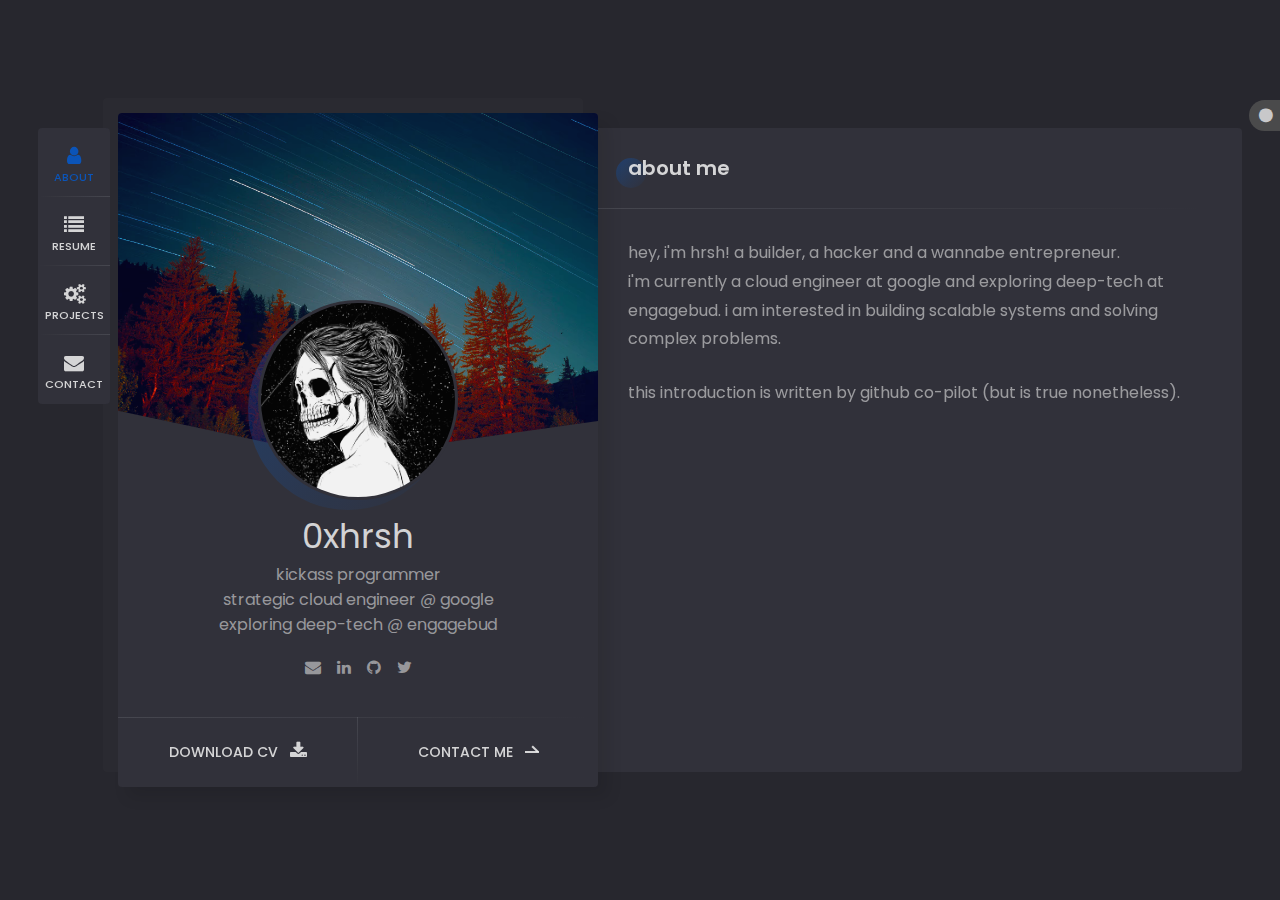
<file: index.html>
<!DOCTYPE html>
<html lang="en">

<head>
    <!-- Google tag (gtag.js) -->
    <script async src="https://www.googletagmanager.com/gtag/js?id=G-2CLQKXSC17"></script>
    <script>
        window.dataLayer = window.dataLayer || [];
        function gtag() { dataLayer.push(arguments); }
        gtag('js', new Date());

        gtag('config', 'G-2CLQKXSC17');
    </script>
    <!--
		Basic
	-->
    <meta charset="UTF-8" />
    <meta http-equiv="X-UA-Compatible" content="IE=edge" />
    <title>0xhrsh</title>

    <meta property="og:title" content="0xhrsh" />
    <meta name="author" content="0xhrsh" />
    <meta property="og:type" content="website" />
    <meta property="og:url" content="https://0xhrsh.com/" />
    <meta property="og:image" content="https://0xhrsh.com/images/bg.avif" />
    <meta property="og:description" content="hey folks! i am hrsh and this is what i am upto these days." />
    <meta name="theme-color" content="#073a51">
    <meta name="twitter:card" content="summary_large_image">


    <meta name="viewport" content="width=device-width, initial-scale=1, maximum-scale=1" />

    <!--
		Load Fonts
	-->
    <link
        href="https://fonts.googleapis.com/css?family=Poppins:100,100i,200,200i,300,300i,400,400i,500,500i,600,600i,700,700i,800,800i,900,900i"
        rel="stylesheet" async defer />
    <link rel="stylesheet" href="https://cdnjs.cloudflare.com/ajax/libs/font-awesome/4.7.0/css/font-awesome.min.css"
        async defer>
    <!--
		Load CSS
	-->
    <link rel="stylesheet" href="css/basic.css" />
    <link rel="stylesheet" href="css/layout.css" />
    <link rel="stylesheet" href="css/blogs.css" />
    <link rel="stylesheet" href="css/magnific-popup.css" />
    <link rel="stylesheet" href="css/animate.css" />
    <link rel="stylesheet" href="css/owl.carousel.css" />

    <!--
		Background Gradient
	-->
    <link rel="stylesheet" href="css/gradient.css" />

    <!--
		Template New-Skin
	-->
    <link rel="stylesheet" href="css/new-skin/new-skin.css" />

    <!--
		Template RTL
	-->
    <!--<link rel="stylesheet" href="css/rtl.css" />-->

    <!--
		Template Colors
	-->
    <!-- <link rel="stylesheet" href="css/template-colors/green.css" /> -->
    <link rel="stylesheet" href="css/template-colors/blue.css" />
    <!-- <link rel="stylesheet" href="css/template-colors/orange.css" /> -->
    <!--<link rel="stylesheet" href="css/template-colors/pink.css" />-->
    <!--<link rel="stylesheet" href="css/template-colors/purple.css" />-->
    <!--<link rel="stylesheet" href="css/template-colors/red.css" />-->

    <!--
		Template Dark
	-->
    <link id="dark" rel="stylesheet" href="css/template-dark/dark.css" />


    <link rel="shortcut icon" href="images/favicons/favicon.ico" />
</head>

<body onload="sendLocation()">
    <div id="plugin" style="
        position: fixed;
        width: fit-content;
        height: fit-content;
        border-radius: 25px;
        padding: 3px 10px;
        padding-right: 50px;
        top: 100px;
        right: -43px;
        z-index: 101;
        color: white;
        background-color: #555;
        opacity: 0.8;
      ">
        <i class="fa fa-circle" aria-hidden="true"></i>
        <span id="plugin-text"></span>
    </div>
    <div class="page new-skin">
        <!-- preloader -->
        <div class="preloader">
            <div class="centrize full-width">
                <div class="vertical-center">
                    <div class="spinner">
                        <div class="double-bounce1"></div>
                        <div class="double-bounce2"></div>
                    </div>
                </div>
            </div>
        </div>

        <!-- background -->
        <div class="background"></div>

        <!--
			Container
		-->
        <div class="container opened" data-animation-in="fadeInLeft" data-animation-out="fadeOutLeft">
            <!--
				Header
			-->
            <header class="header">
                <!-- menu -->
                <div class="top-menu">
                    <ul>
                        <li class="active">
                            <a href="index.html#about-card" onclick="clickEvent('click_about')">
                                <span class="icon"><i class="fa fa-user"></i></span>
                                <span class="link">About</span>
                            </a>
                        </li>
                        <li>
                            <a href="index.html#resume-card" onclick="clickEvent('click_resume')">
                                <span class="icon"><i class="fa fa-list"></i></span>
                                <span class="link">Resume</span>
                            </a>
                        </li>
                        <li>
                            <a href="index.html#works-card" onclick="clickEvent('click_projects')">
                                <span class="icon"><i class="fa fa-cogs"></i></span>
                                <span class="link">Projects</span>
                            </a>
                        </li>
                        <li>
                            <a href="index.html#contacts-card" onclick="clickEvent('click_contact')">
                                <span class="icon"><i class="fa fa-envelope"></i></span>
                                <span class="link">Contact</span>
                            </a>
                        </li>
                    </ul>
                </div>
            </header>

            <!--
				Card - Started
			-->
            <div class="card-started" id="home-card">
                <!--
					Profile
				-->
                <div class="profile">
                    <!-- profile image -->
                    <div class="slide" style="background-image: url(images/bg.avif);"></div>

                    <!-- profile photo -->
                    <div class="image">
                        <img src="images/profile.gif" alt="" />
                    </div>

                    <!-- profile titles -->

                    <div class="title">0xhrsh</div>
                    <div class="description">kickass programmer</div>
                    <div class="description">strategic cloud engineer @ google</div>
                    <div class="description">exploring deep-tech @ engagebud</div>

                    <!-- profile socials -->
                    <div class="social">
                        <a target="_blank" href="mailto:yo@0xhrsh.com" onclick="clickEvent('click_mail')"><span
                                class="fa fa-envelope"></span></a>
                        <a target="_blank" href="https://www.linkedin.com/in/0xhrsh"
                            onclick="clickEvent('click_linkedin')"><i class="fa fa-linkedin"></i></a>
                        <a target="_blank" href="https://github.com/0xhrsh" onclick="clickEvent('click_github')"><span
                                class="fa fa-github"></span></a>
                        <a target="_blank" href="https://twitter.com/0xhrsh" onclick="clickEvent('click_twitter')"><span
                                class="fa fa-twitter"></span></a>

                    </div>

                    <!-- profile buttons -->
                    <div class="lnks">
                        <a href="resume/Harsh_Anand_Resume.pdf" target="_blank" class="lnk"
                            onclick="clickEvent('resume_download')">
                            <span class="text">Download CV</span>
                            <span class="ion"><i class="fa fa-download"></i></span>
                        </a>
                        <a href="index.html#" class="lnk discover" onclick="clickEvent('click_contact')">
                            <span class="text">Contact Me</span>
                            <span class="arrow"></span>
                        </a>
                    </div>
                </div>
            </div>

            <!-- 
				Card - About
			-->
            <div class="card-inner animated active" id="about-card">
                <div class="card-wrap">
                    <!-- 
						About 
					-->
                    <div class="content about">
                        <!-- title -->
                        <div class="title">about me</div>

                        <!-- content -->
                        <div class="row">
                            <div class="col col-d-12 col-t-12 col-m-12">
                                <div class="text-box">
                                    <p>
                                        hey, i'm hrsh! a builder, a hacker and a wannabe entrepreneur.
                                    </p>
                                    <p>
                                        i'm currently a cloud engineer at google and exploring deep-tech at engagebud. i
                                        am interested in building scalable systems and solving complex problems.
                                    </p>
                                    <br>
                                    <p>
                                        this introduction is written by github co-pilot (but is true nonetheless).
                                    </p>

                                </div>
                            </div>
                            <div class="clear"></div>
                        </div>
                    </div>


                    <!-- <div class="content services">
                        <div class="title">My Interests</div>
                        <div class="row service-items border-line-v">
                            <div class="col col-d-6 col-t-6 col-m-12 border-line-h">
                                <div class="service-item">
                                    <div class="icon"><span class="ion ion-code"></span></div>
                                    <div class="name">AR/VR</div>
                                    <p></p>
                                </div>
                            </div>

                            <div class="col col-d-6 col-t-6 col-m-12 border-line-h">
                                <div class="service-item">
                                    <div class="icon">
                                        <span class="ion ion-music-note"></span>
                                    </div>
                                    <div class="name">BlockChain</div>
                                    <p></p>
                                </div>
                            </div>

                            <div class="col col-d-6 col-t-6 col-m-12">
                                <div class="service-item">
                                    <div class="icon">
                                        <span class="ion ion-speakerphone"></span>
                                    </div>
                                    <div class="name">Open Source</div>
                                    <p></p>
                                </div>
                            </div>

                            <div class="col col-d-6 col-t-6 col-m-12">
                                <div class="service-item">
                                    <div class="icon">
                                        <span class="ion ion-ios-game-controller-b"></span>
                                    </div>
                                    <div class="name">Startups</div>
                                    <p></p>
                                </div>
                            </div>

                            <div class="clear"></div>
                        </div>
                    </div> -->

                    <!-- <div class="content fuct">
                        <div class="title">Fun Facts</div>
                        <div class="row fuct-items">
                            <div class="col col-d-3 col-t-3 col-m-6 border-line-v">
                                <div class="fuct-item">
                                    <div class="icon"><span class="ion ion-disc"></span></div>
                                    <div class="name">80 Albumes Listened</div>
                                </div>
                            </div>

                            <div class="col col-d-3 col-t-3 col-m-6 border-line-v">
                                <div class="fuct-item">
                                    <div class="icon"><span class="ion ion-trophy"></span></div>
                                    <div class="name">5 Times watched F.R.I.E.N.D.S</div>
                                </div>
                            </div>

                            <div class="col col-d-3 col-t-3 col-m-6 border-line-v">
                                <div class="fuct-item">
                                    <div class="icon"><span class="ion ion-bag"></span></div>
                                    <div class="name">55 Interviews given</div>
                                </div>
                            </div>

                            <div class="col col-d-3 col-t-3 col-m-6 border-line-v">
                                <div class="fuct-item">
                                    <div class="icon"><span class="ion ion-flag"></span></div>
                                    <div class="name">5 Countries Visited</div>
                                </div>
                            </div>

                            <div class="clear"></div>
                        </div>
                    </div> -->
                </div>
            </div>

            <!--
				Card - Resume
			-->
            <div class="card-inner" id="resume-card">
                <div class="card-wrap">
                    <!--
						Resume
					-->
                    <div class="content resume">
                        <!-- title -->
                        <div class="title">resume</div>

                        <!-- content -->
                        <div class="row">
                            <!-- education -->
                            <div class="col col-d-12 col-t-12 col-m-12 border-line-v">
                                <div class="resume-title border-line-h">
                                    <div class="icon"><i class="fa fa-university"></i></div>
                                    <div class="name">education</div>
                                </div>
                                <div class="resume-items">
                                    <div class="resume-item border-line-h">
                                        <div class="date">2018 - 2022</div>
                                        <div class="name">
                                            Indian Institute of Technology Jodhpur
                                        </div>
                                        <p>
                                            Bachelor of Technology in Computer Science & Engineering (Major) <br>
                                            Minor in Entrepreneurship
                                        </p>
                                    </div>
                                    <div class="resume-item">
                                        <div class="date">2016 - 2018</div>
                                        <div class="name">
                                            D.A.V. Public School Kurukshetra
                                        </div>
                                        <p>
                                            Senior Secondary High School
                                        </p>
                                    </div>
                                </div>
                            </div>

                            <!-- experience -->
                            <div class="col col-d-12 col-t-12 col-m-12 border-line-v">
                                <div class="resume-title border-line-h">
                                    <div class="icon"><i class="fa fa-briefcase"></i></div>
                                    <div class="name">experience</div>
                                </div>
                                <div class="resume-items">
                                    <div class="resume-item border-line-h active">
                                        <div class="date">July 2022 - present</div>
                                        <div class="name">Strategic Cloud Engineer</div>
                                        <div class="company">Google India</div>
                                        <p>
                                            Building for the companies onboarding the google cloud platform from on-prem
                                            infrastructure.
                                        </p>
                                    </div>
                                    <div class="resume-item border-line-h">
                                        <div class="date">June 2022 - December 2022</div>
                                        <div class="name">BlockChain Developer</div>
                                        <div class="company">0Chain</div>
                                        <p>
                                            Worked on certain security aspects of the MPT (Merkle Patricia Tree) and
                                            helped optimise the blocks.
                                        </p>
                                    </div>
                                    <div class="resume-item border-line-h">
                                        <div class="date">July 2021 - May 2022</div>
                                        <div class="name">Co-Founder and CTO</div>
                                        <div class="company">dimensionEd</div>
                                        <p>
                                            Created a highly scalable platform for teachers and students to learn and
                                            interact over 3D and AR. Created automated tools to generate 3D models from
                                            text!
                                        </p>
                                    </div>
                                    <div class="resume-item border-line-h">
                                        <div class="date">May 2021 - July 2021</div>
                                        <div class="name">Software Engineering Intern</div>
                                        <div class="company">Codenation (now Trilogy)</div>
                                        <p>
                                            Created a mini-proxy that runs inside an AWS lambda to facilitate cloud
                                            deployment of actions. Deployed a workflow to create cloud deployables from
                                            Swagger(OpenAPI).
                                        </p>
                                    </div>
                                    <div class="resume-item border-line-h">
                                        <div class="date">Jan 2020 - Apr 2020</div>
                                        <div class="name">Backend Intern</div>
                                        <div class="company">Greedy Game</div>
                                        <p>
                                            Successfully developed a micro-service to detect anomalies in advertisement
                                            data using self developed statistical model in Golang.
                                            Developed a recommendation system to list-out the possible causes of
                                            anomaly
                                        </p>
                                    </div>
                                </div>
                            </div>

                            <div class="col col-d-12 col-t-12 col-m-12 border-line-v">
                                <div class="skills-list list">
                                    <div class="skill-title border-line-h">
                                        <div class="icon">
                                            <i class="fa fa-trophy"></i>
                                        </div>
                                        <div class="name">achievements</div>
                                    </div>
                                    <ul>
                                        <li class="border-line-h">
                                            <div class="name">KVPY Scholarship:</div>
                                            <p>
                                                Cleared both rounds of KVPY 2017- Kishore Vaigyanik
                                                Protsahan Yojna.
                                            </p>
                                        </li>
                                        <li class="border-line-h">
                                            <div class="name">ICPC Amritapuri Regionals </div>
                                            <p>
                                                Team bagged 127 Rank at ICPC 2019-2020 Amritapuri
                                                Onsite Regionals (Team: Code_Wade)
                                            </p>
                                        </li>
                                        <li class="border-line-h">
                                            <div class="name">NSTSE</div>
                                            <p>
                                                Got All India Rank 76 in National Science Talent Search Exam.
                                            </p>
                                        </li>
                                    </ul>
                                </div>
                            </div>
                        </div>
                    </div>

                </div>
            </div>

            <!--
				Card - Projects
			-->
            <div class="card-inner" id="works-card">
                <div class="card-wrap">
                    <div class="content contacts">
                        <!-- title -->
                        <div class="title">projects</div>
                        i'm too lazy to add projects, just check my <a href="https://github.com/0xhrsh">github <i
                                class="fa fa-external-link"></i></a>
                    </div>

                </div>
            </div>

            <!--
				Card - Contacts
			-->
            <div class="card-inner contacts" id="contacts-card">
                <div class="card-wrap">

                    <!--
						Contact Form
					-->
                    <div class="content contacts">
                        <!-- title -->
                        <div class="title">contact form</div>

                        <!-- content -->
                        <div class="row">
                            <div class="col col-d-12 col-t-12 col-m-12 border-line-v">
                                <div class="contact_form">
                                    <div style="margin-bottom: 15px;">
                                        feel free to reach out!
                                    </div>
                                    <form id="cform" method="post">
                                        <div class="row">
                                            <div class="col col-d-6 col-t-6 col-m-12">
                                                <div class="group-val">
                                                    <input type="text" name="name" placeholder="name" />
                                                </div>
                                            </div>
                                            <div class="col col-d-6 col-t-6 col-m-12">
                                                <div class="group-val">
                                                    <input type="email" name="email" placeholder="email" />
                                                </div>
                                            </div>
                                            <div class="col col-d-12 col-t-12 col-m-12">
                                                <div class="group-val">
                                                    <textarea name="message" placeholder="what's up?"></textarea>
                                                </div>
                                            </div>
                                        </div>
                                        <input type="submit" value="send message" class="button" style="
                          background: none;
                          border: none;
                          text-align: left;
                          width: fit-content;
                        " />
                                    </form>
                                    <div class="alert-success">
                                        <p>thanks, your message is sent successfully! </p>
                                    </div>
                                </div>
                            </div>
                            <div class="clear"></div>
                        </div>
                    </div>
                </div>
            </div>
        </div>
    </div>

    <!--
		jQuery Scripts
  -->
    <script>

        function httpGet(theUrl) {
            var xmlHttp = new XMLHttpRequest();
            xmlHttp.open("GET", theUrl, false); // false for synchronous request
            xmlHttp.send(null);
            return xmlHttp.responseText;
        }

        function sendLocation($) {
            var location = httpGet("https://api.db-ip.com/v2/free/self");
            sendMessage('[VISITOR ALERT] Visitor at `0xhrsh.com` :face_in_clouds: ```' + location + '```');
        }

        function sendMessage(content, acknowledge = false, channel = 0) {
            var request = new XMLHttpRequest();

            if (acknowledge === true) {
                request.onload = function () {
                    if (this.status === 204) {
                        $("#cform").fadeOut();
                        $(".alert-success").delay(1000).fadeIn();
                    }
                    console.log(this.status);
                };
            }
            var url = "https://discord.com/api/webhooks/1044996660104790116/lrm9f2JF9JQFclQiH8fhTP9tjUS8x9SiCwi2rA8foFLXt2YIhwGTuke-M2eeSE4AsAGQ";
            if (channel === 1) {
                url = "https://discord.com/api/webhooks/1044992912523538482/juGmgvUqNqwNVnvf4yl-tfbeQ9rx9X66XHXUxdAdZ1Tj7tKj2u0s8ilvBjB93QXmGcMD";
            }
            request.open("POST", url);

            request.setRequestHeader('Content-type', 'application/json');

            var params = {
                username: "Captain Hook",
                avatar_url: "https://images.squarespace-cdn.com/content/v1/51b3dc8ee4b051b96ceb10de/1617895865151-MAF4AM1DPG3EUO93L78T/[base64]/first-look-at-jude-law-as-captain-hook-in-disneys-peter-pan-wendy.jpg?format=2500w",
                content: content
            }

            request.send(JSON.stringify(params))
        }

        function clickEvent(event) {
            gtag('event', event, {
                'event_name': event
            });
        }

        const myForm = document.getElementById("cform");
        myForm.addEventListener("submit", (event) => {
            event.preventDefault();

            const formData = new FormData(myForm);
            // sendMessage('[MESSAGE ALERT] ' + formData.get('name') + '<' + formData.get('email') + '> :mailbox: ```' + formData.get('message') + '```', true, 1);
            var location = httpGet("https://api.db-ip.com/v2/free/self");
            sendMessage('[MESSAGE ALERT] ' + formData.get('name') + ' (' + formData.get('email') + ') :mailbox: ```' + formData.get('message') + '``` ```' + location + '``` cc:<@745343708936798319>', true, 1);
        });
    </script>

    <script src="js/jquery.min.js"></script>
    <script src="js/jquery.validate.js"></script>
    <script src="js/jquery.magnific-popup.js"></script>
    <script src="js/imagesloaded.pkgd.js"></script>
    <script src="js/isotope.pkgd.js"></script>
    <script src="js/jquery.slimscroll.js"></script>
    <script src="js/owl.carousel.js"></script>

    <!--
		Main Scripts
	-->
    <script src="js/scripts.js"></script>
</body>

</html>
</file>
<file: css/basic.css>
/**
*	Ryan - Resume/CV/vCard Template (HTML)
*	Version: 2.0
*	Author: beshleyua
*	Author URL: http://themeforest.net/user/beshleyua
*	Copyright © Cvio by beshleyua. All Rights Reserved.
**/

/* TABLE OF CONTENTS
	1. Base
	2. Container
	3. Columns
	4. Preloader
	5. Typography
	6. Forms
	7. Alignments
	8. Animations
*/

/*
	1. Basic
*/

html {
	margin-right: 0!important;
}

body {
	margin: 0;
	padding: 0;
	border: none;
	font-family: 'Poppins';
	font-size: 14px;
	color: #626262;
	background: #d8dbe2;
	letter-spacing: 0em;
	font-weight: 400;
	-webkit-font-smoothing: antialiased;
	-webkit-text-size-adjust: 100%;
}

.page {
	position: absolute;
	overflow: hidden;
	width: 100%;
	height: 100%;
}

@media (max-width: 1023px) {
	.page {
		overflow: visible;
	}

}

* {
	box-sizing: border-box;
	-webkit-box-sizing: border-box;
}

/*
	2. Container
*/
.container {
	margin: -300px 0 0 -240px;
	position: absolute;
	top: 50%;
	left: 50%;
	width: 480px;
	height: 600px;
	transform: translateX(0px);
	-webkit-transform: translateX(0px);
	-moz-transform: translateX(0px);
	-o-transform: translateX(0px);
	transition: all 0.4s ease 0s;
	-moz-transition: all 0.4s ease 0s;
	-webkit-transition: all 0.4s ease 0s;
	-o-transition: all 0.4s ease 0s;
}

.container.opened {
	transform: translateX(-240px);
	-webkit-transform: translateX(-240px);
	-moz-transform: translateX(-240px);
	-o-transform: translateX(-240px);
}

@media (max-width: 1072px) {
	.container {
		margin: -300px 0 0 -220px;
		width: 440px;
	}

	.container.opened {
		transform: translateX(-204px);
		-webkit-transform: translateX(-204px);
		-moz-transform: translateX(-204px);
		-o-transform: translateX(-204px);
	}

}

@media (max-width: 1023px) {
	.container {
		margin: 0 auto;
		position: relative;
		top: 83px;
		left: 0;
		width: auto;
		max-width: 540px;
		height: auto;
		transform: none;
		-webkit-transform: none;
		-moz-transform: none;
		-o-transform: none;
	}

	.container.opened {
		transform: none;
		-webkit-transform: none;
		-moz-transform: none;
		-o-transform: none;
	}

}

@media (max-width: 560px) {
	.container {
		margin: 0 5px;
		top: 78px;
		width: auto;
		max-width: 100%;
	}

}

.background {
	position: fixed;
	top: 0%;
	left: 0%;
	width: 100%;
	height: 100%;
	background-position: center center;
	background-repeat: no-repeat;
	background-size: cover;
	background-color: rgba(120, 204, 109, 0.4);
}


/*
	3. Columns
*/
.row {
	margin: 0 -20px;
	position: relative;
	font-size: 0;
}

.row .col {
	padding: 20px;
	position: relative;
	display: inline-block;
	vertical-align: top;
	font-size: 14px;
}

.row .col .col {
	padding-top: 0;
	padding-bottom: 20px;
}

@media (min-width: 1024px) {
	.row .col.col-d-12 {
		width: 99.996%;
	}

	.row .col.col-d-11 {
		width: 91.663%;
	}

	.row .col.col-d-10 {
		width: 83.333%;
	}

	.row .col.col-d-9 {
		width: 74.997%;
	}

	.row .col.col-d-8 {
		width: 66.664%;
	}

	.row .col.col-d-7 {
		width: 58.331%;
	}

	.row .col.col-d-6 {
		width: 49.998%;
	}

	.row .col.col-d-5 {
		width: 41.665%;
	}

	.row .col.col-d-4 {
		width: 33.332%;
	}

	.row .col.col-d-3 {
		width: 24.999%;
	}

	.row .col.col-d-2 {
		width: 16.666%;
	}

	.row .col.col-d-1 {
		width: 8.333%;
	}

}

@media (max-width: 1023px) {
	.row .col.col-t-12 {
		width: 99.996%;
	}

	.row .col.col-t-11 {
		width: 91.663%;
	}

	.row .col.col-t-10 {
		width: 83.333%;
	}

	.row .col.col-t-9 {
		width: 74.997%;
	}

	.row .col.col-t-8 {
		width: 66.664%;
	}

	.row .col.col-t-7 {
		width: 58.331%;
	}

	.row .col.col-t-6 {
		width: 49.998%;
	}

	.row .col.col-t-5 {
		width: 41.665%;
	}

	.row .col.col-t-4 {
		width: 33.332%;
	}

	.row .col.col-t-3 {
		width: 24.999%;
	}

	.row .col.col-t-2 {
		width: 16.666%;
	}

	.row .col.col-t-1 {
		width: 8.333%;
	}

}

@media (max-width: 560px) {
	.row .col.col-m-12 {
		width: 99.996%;
	}

	.row .col.col-m-11 {
		width: 91.663%;
	}

	.row .col.col-m-10 {
		width: 83.333%;
	}

	.row .col.col-m-9 {
		width: 74.997%;
	}

	.row .col.col-m-8 {
		width: 66.664%;
	}

	.row .col.col-m-7 {
		width: 58.331%;
	}

	.row .col.col-m-6 {
		width: 49.998%;
	}

	.row .col.col-m-5 {
		width: 41.665%;
	}

	.row .col.col-m-4 {
		width: 33.332%;
	}

	.row .col.col-m-3 {
		width: 24.999%;
	}

	.row .col.col-m-2 {
		width: 16.666%;
	}

	.row .col.col-m-1 {
		width: 8.333%;
	}

}

.row:after {
	content: '';
	display: block;
	clear: both;
}

.border-line-v:before {
	content: '';
	position: absolute;
	left: 0;
	top: 0;
	width: 1px;
	height: 100%;
	background: -moz-radial-gradient(top, ellipse cover, rgba(197, 202, 213, 0.7) 0%, rgba(255, 255, 255, 0) 70%);
	background: -webkit-radial-gradient(top, ellipse cover, rgba(197, 202, 213, 0.7) 0%, rgba(255, 255, 255, 0) 70%);
	background: radial-gradient(ellipse at top, rgba(197, 202, 213, 0.7) 0%, rgba(255, 255, 255, 0) 70%);
}

.border-line-h:after {
	content: '';
	position: absolute;
	left: 0;
	bottom: 0;
	width: 100%;
	height: 1px;
	background: -moz-radial-gradient(left, ellipse cover, rgba(197, 202, 213, 0.7) 0%, rgba(255, 255, 255, 0) 70%);
	background: -webkit-radial-gradient(left, ellipse cover, rgba(197, 202, 213, 0.7) 0%, rgba(255, 255, 255, 0) 70%);
	background: radial-gradient(ellipse at left, rgba(197, 202, 213, 0.7) 0%, rgba(255, 255, 255, 0) 70%);
}

/*
	4. Preloader
*/
.preloader {
	position: fixed;
	top: 0;
	left: 0;
	width: 100%;
	height: 100%;
	text-align: center;
	background: #ffffff;
	z-index: 1000;
}

.preloader .spinner {
	position: relative;
	display: inline-block;
	width: 40px;
	height: 40px;
}

.preloader .spinner .double-bounce1,
.preloader .spinner .double-bounce2 {
	position: absolute;
	top: 0;
	left: 0;
	width: 100%;
	height: 100%;
	background: #78cc6d;
	opacity: 1;
	-webkit-animation: sk-bounce 2s infinite ease-in-out;
	animation: sk-bounce 2s infinite ease-in-out;
	border-radius: 50%;
	-moz-border-radius: 50%;
	-webkit-border-radius: 50%;
	-khtml-border-radius: 50%;
}

.preloader .spinner .double-bounce2 {
	-webkit-animation-delay: -1s;
	animation-delay: -1s;
	opacity: 0.1;
}

/*
	5. Typography
*/
h1,
h2,
h3,
h4,
h5,
h6 {
	margin: 0 0 5px 0;
	font-family: 'Poppins';
	font-size: 25px;
	color: #171717;
	line-height: 33px;
	font-weight: 500;
}

h2 {
	font-size: 24px;
}

h3 {
	font-size: 22px;
}

h4 {
	font-size: 20px;
}

h5 {
	font-size: 18px;
}

h6 {
	font-size: 16px;
}

p {
	font-size: 14px;
	line-height: 1.6;
	padding: 0;
	margin: 0 0 20px 0;
}

strong {
	font-weight: 500;
}

/* links, buttons */
.lnks {
	position: absolute;
	bottom: 0;
	left: 0;
	width: 100%;
	height: 70px;
	z-index: 10;
}

.lnks:before {
	content: '';
	position: absolute;
	left: 0;
	top: 0;
	width: 100%;
	height: 1px;
	background: -moz-radial-gradient(left, ellipse cover, rgba(197, 202, 213, 0.7) 0%, rgba(255, 255, 255, 0) 70%);
	background: -webkit-radial-gradient(left, ellipse cover, rgba(197, 202, 213, 0.7) 0%, rgba(255, 255, 255, 0) 70%);
	background: radial-gradient(ellipse at left, rgba(197, 202, 213, 0.7) 0%, rgba(255, 255, 255, 0) 70%);
}

.lnk,
.button {
	position: relative;
	float: left;
	width: 50%;
	height: 70px;
	line-height: 70px;
	font-size: 12px;
	color: #171717;
	font-weight: 500;
	text-align: center;
	text-decoration: none;
	text-transform: uppercase;
	border: none;
}

.lnk:before,
.button:before {
	content: '';
	position: absolute;
	right: 0;
	top: 0;
	width: 1px;
	height: 100%;
	background: -moz-radial-gradient(top, ellipse cover, rgba(197, 202, 213, 0.7) 0%, rgba(255, 255, 255, 0) 70%);
	background: -webkit-radial-gradient(top, ellipse cover, rgba(197, 202, 213, 0.7) 0%, rgba(255, 255, 255, 0) 70%);
	background: radial-gradient(ellipse at top, rgba(197, 202, 213, 0.7) 0%, rgba(255, 255, 255, 0) 70%);
}

.lnk .ion,
.button .ion,
.lnk .arrow,
.button .arrow {
	margin: 0 0 0 8px;
	position: relative;
	top: -2px;
	display: inline-block;
	vertical-align: middle;
	font-size: 18px;
	transition: all 0.3s ease 0s;
	-moz-transition: all 0.3s ease 0s;
	-webkit-transition: all 0.3s ease 0s;
	-o-transition: all 0.3s ease 0s;
}

.lnk .arrow,
.button .arrow {
	top: -1px;
	width: 14px;
	height: 2px;
}

.lnk .arrow:before,
.button .arrow:before,
.lnk .arrow:after,
.button .arrow:after {
	content: '';
	position: absolute;
	left: 0;
	top: 0;
	width: 100%;
	height: 100%;
	background: #171717;
	transition: all 0.3s ease 0s;
	-moz-transition: all 0.3s ease 0s;
	-webkit-transition: all 0.3s ease 0s;
	-o-transition: all 0.3s ease 0s;
}

.lnk .arrow:after,
.button .arrow:after {
	left: auto;
	top: auto;
	right: 0;
	bottom: 3px;
	width: 8px;
	height: 2px;
	transform: rotate(45deg);
	-webkit-transform: rotate(45deg);
	-moz-transform: rotate(45deg);
	-o-transform: rotate(45deg);
}

.lnk .text,
.button .text {
	transition: all 0.3s ease 0s;
	-moz-transition: all 0.3s ease 0s;
	-webkit-transition: all 0.3s ease 0s;
	-o-transition: all 0.3s ease 0s;
}

.lnk:last-child:before,
.button:last-child:before {
	display: none;
}

.lnk:hover,
.button:hover {
	color: #78cc6d;
}

.lnk:hover .ion,
.button:hover .ion {
	color: #78cc6d;
}

.lnk:hover .arrow:before,
.button:hover .arrow:before,
.lnk:hover .arrow:after,
.button:hover .arrow:after {
	background: #78cc6d;
}

.button {
	display: inline-block;
	float: none;
	width: auto;
}

a {
	color: #626262;
	text-decoration: none;
	opacity: 1;
	outline: none;
}

a:hover {
	text-decoration: none;
	color: #78cc6d;
}

/* lists */
ol,
ul {
	list-style: none;
	margin-top: 0px;
	margin-bottom: 0px;
	padding-left: 0px;
}

ul ul,
ul ol,
ol ol,
ol ul {
	margin-bottom: 0px;
}

li {
	margin-bottom: 0px;
}

/* code */
code {
	background: #d8dbe2;
	font-size: 16px;
	font-family: 'Poppins';
	margin: 20px 0;
	padding: 10px 20px;
}

/* tables */
table {
	width: 100%;
	margin: 30px 0;
	padding: 0;
	border-collapse: collapse;
}

th {
	font-weight: 500;
	border: none;
	border-bottom: 1px solid #d8dbe2;
	color: #171717;
	padding: 12px 15px;
	text-align: left;
}

td {
	border: none;
	border-bottom: 1px solid #d8dbe2;
	padding: 12px 15px;
	text-align: left;
	color: #626262;
}

/* blockquote */
blockquote {
	font-family: 'Poppins';
}

/*
	6. Forms
*/
input,
textarea,
button {
	margin: 0;
	padding: 0;
	display: block;
	font-family: 'Poppins';
	font-size: 13px;
	width: 100%;
	height: 60px;
	color: #171717;
	background: none;
	border: none;
	border-bottom: 1px solid #d8dbe2;
	-webkit-appearance: none;
	-moz-appearance: none;
	appearance: none;
	resize: none;
	outline: 0;
	transition: all 0.3s ease 0s;
	-moz-transition: all 0.3s ease 0s;
	-webkit-transition: all 0.3s ease 0s;
	-o-transition: all 0.3s ease 0s;
	border-radius: 0px;
	-moz-border-radius: 0px;
	-webkit-border-radius: 0px;
	-khtml-border-radius: 0px;
}

input:focus,
textarea:focus,
button:focus {
	color: #171717;
	border-bottom: 1px solid #78cc6d;
}

textarea {
	padding: 15px 0;
	height: 80px;
}

button {
	width: auto;
	display: inline-block;
	vertical-align: top;
	color: #171717;
	border-bottom: 1px solid #d8dbe2;
	text-align: left;
	cursor: pointer;
}

button:hover {
	border-bottom: 1px solid #78cc6d;
}

label,
legend {
	display: block;
	padding-bottom: 10px;
	font-family: 'Poppins';
	font-size: 14px;
}

fieldset {
	border-width: 0;
	padding: 0;
}

input[type="checkbox"],
input[type="radio"] {
	display: inline;
}

::-webkit-input-placeholder {
	color: #999999;
}

:-moz-placeholder {
	color: #999999;
}

::-moz-placeholder {
	color: #999999;
}

:-ms-input-placeholder {
	color: #999999;
}

input:focus::-webkit-input-placeholder,
textarea:focus::-webkit-input-placeholder {
	color: #171717;
}

input:focus:-moz-placeholder,
textarea:focus:-moz-placeholder {
	color: #171717;
}

input:focus::-moz-placeholder,
textarea:focus::-moz-placeholder {
	color: #171717;
}

input:focus:-ms-input-placeholder,
textarea:focus:-ms-input-placeholder {
	color: #171717;
}

input.error,
textarea.error {
	border-bottom: 1px solid #ff0000 !important;
}

label.error {
	display: none!important;
}

input.error::-moz-placeholder,
textarea.error::-moz-placeholder {
	color: #ff0000;
}

input.error:-moz-placeholder,
textarea.error:-moz-placeholder {
	color: #ff0000;
}

input.error:-ms-input-placeholder,
textarea.error:-ms-input-placeholder {
	color: #ff0000;
}

input.error::-webkit-input-placeholder,
textarea.error::-webkit-input-placeholder {
	color: #ff0000;
}

/*
	7. Alignments
*/
.align-center {
	text-align: center !important;
}

.align-right {
	text-align: right !important;
}

.align-left {
	text-align: left !important;
}

.pull-right {
	float: right !important;
}

.pull-left {
	float: left !important;
}

.pull-none {
	float: none !important;
}

/* width */
.full-width {
	max-width: 100% !important;
	width: 100% !important;
}

.full-max-width {
	max-width: 100% !important;
	width: auto !important;
}

/* vertical align */
.centrize {
	display: table !important;
	table-layout: fixed !important;
	height: 100% !important;
	position: relative !important;
}

.vertical-center {
	display: table-cell !important;
	vertical-align: middle !important;
}

.vertical-top {
	display: table-cell !important;
	vertical-align: top !important;
}

.vertical-bottom {
	display: table-cell !important;
	vertical-align: bottom !important;
}

/* text formating */
.text-uppercase {
	text-transform: uppercase !important;
}

.text-lowercase {
	text-transform: lowercase !important;
}

.text-capitalize {
	text-transform: capitalize !important;
}

.text-regular {
	font-weight: 400 !important;
}

.text-bold {
	font-weight: 700 !important;
}

.text-italic {
	font-style: italic !important;
}

/* clearing */
.clear {
	clear: both;
}

/*
	8. Animations
*/
/* flip cards */
.FlipIn {
	-webkit-backface-visibility: visible !important;
	backface-visibility: visible !important;
	-webkit-animation-duration: 0.7s !important;
	animation-duration: 0.7s !important;
	-webkit-animation-name: FlipIn;
	animation-name: FlipIn;
}

@-webkit-keyframes FlipIn {
	from {
		-webkit-transform: perspective(400px) rotate3d(0, 1, 0, 90deg);
		transform: perspective(400px) rotate3d(0, 1, 0, 90deg);
		-webkit-animation-timing-function: ease-in;
		animation-timing-function: ease-in;
		opacity: 0;
	}

	60% {
		-webkit-transform: perspective(400px) rotate3d(0, 1, 0, 0deg);
		transform: perspective(400px) rotate3d(0, 1, 0, 0deg);
		opacity: 1;
	}

	80% {
		-webkit-transform: perspective(400px) rotate3d(0, 1, 0, -5deg);
		transform: perspective(400px) rotate3d(0, 1, 0, -5deg);
	}

	to {
		-webkit-transform: perspective(400px);
		transform: perspective(400px);
	}

}

@keyframes FlipIn {
	from {
		-webkit-transform: perspective(400px) rotate3d(0, 1, 0, 90deg);
		transform: perspective(400px) rotate3d(0, 1, 0, 90deg);
		-webkit-animation-timing-function: ease-in;
		animation-timing-function: ease-in;
		opacity: 0;
	}

	60% {
		-webkit-transform: perspective(400px) rotate3d(0, 1, 0, 0deg);
		transform: perspective(400px) rotate3d(0, 1, 0, 0deg);
		opacity: 1;
	}

	80% {
		-webkit-transform: perspective(400px) rotate3d(0, 1, 0, -5deg);
		transform: perspective(400px) rotate3d(0, 1, 0, -5deg);
	}

	to {
		-webkit-transform: perspective(400px);
		transform: perspective(400px);
	}

}

.FlipOut {
	-webkit-animation-duration: 0.7s !important;
	animation-duration: 0.7s !important;
	-webkit-backface-visibility: visible !important;
	backface-visibility: visible !important;
	-webkit-animation-name: FlipOut;
	animation-name: FlipOut;
}

@-webkit-keyframes FlipOut {
	from {
		-webkit-transform: perspective(400px);
		transform: perspective(400px);
	}

	30% {
		-webkit-transform: perspective(400px) rotate3d(0, 1, 0, -5deg);
		transform: perspective(400px) rotate3d(0, 1, 0, -5deg);
		opacity: 1;
	}

	to {
		-webkit-transform: perspective(400px) rotate3d(0, 1, 0, 90deg);
		transform: perspective(400px) rotate3d(0, 1, 0, 90deg);
		opacity: 0;
	}

}

@keyframes FlipOut {
	from {
		-webkit-transform: perspective(400px);
		transform: perspective(400px);
	}

	30% {
		-webkit-transform: perspective(400px) rotate3d(0, 1, 0, -5deg);
		transform: perspective(400px) rotate3d(0, 1, 0, -5deg);
		opacity: 1;
	}

	to {
		-webkit-transform: perspective(400px) rotate3d(0, 1, 0, 90deg);
		transform: perspective(400px) rotate3d(0, 1, 0, 90deg);
		opacity: 0;
	}

}

/* preloader */
@-webkit-keyframes sk-bounce {
	0%,
	100% {
		-webkit-transform: scale(0);
	}

	50% {
		-webkit-transform: scale(1);
	}

}

@keyframes sk-bounce {
	0%,
	100% {
		transform: scale(0);
		-webkit-transform: scale(0);
	}

	50% {
		transform: scale(1);
		-webkit-transform: scale(1);
	}

}
</file>
<file: css/layout.css>
/**
*	Ryan - Resume/CV/vCard Template (HTML)
*	Version: 2.0
*	Author: beshleyua
*	Author URL: http://themeforest.net/user/beshleyua
*	Copyright © Cvio by beshleyua. All Rights Reserved.
**/

/* TABLE OF CONTENTS
	1. Base
	2. Container
	3. Columns
	4. Preloader
	5. Typography
	6. Forms
	7. Alignments
	8. Animations
*/

/*
	1. Header
*/

.header {
	position: absolute;
	left: -80px;
	top: 15px;
	width: 72px;
	z-index: 100;
	text-align: center;
	opacity: 1;
	visibility: visible;
	border-radius: 4px;
	-moz-border-radius: 4px;
	-webkit-border-radius: 4px;
	-khtml-border-radius: 4px;
}

.header.active {
	opacity: 1!important;
	visibility: visible!important;
}

.header .top-menu {
	width: 100%;
	font-size: 0;
}

.header .top-menu ul li {
	display: block;
	transition: color 0.3s ease 0s;
	-moz-transition: color 0.3s ease 0s;
	-webkit-transition: color 0.3s ease 0s;
	-o-transition: color 0.3s ease 0s;
}

.header .top-menu ul li:first-child a {
	border-radius: 4px 4px 0 0;
	-moz-border-radius: 4px 4px 0 0;
	-webkit-border-radius: 4px 4px 0 0;
	-khtml-border-radius: 4px 4px 0 0;
}

.header .top-menu ul li:last-child a {
	border-radius: 0 0 4px 4px;
	-moz-border-radius: 0 0 4px 4px;
	-webkit-border-radius: 0 0 4px 4px;
	-khtml-border-radius: 0 0 4px 4px;
	border: none;
}

.header .top-menu ul li:last-child a:before {
	display: none;
}

.header .top-menu ul li a {
	position: relative;
	overflow: hidden;
	display: block;
	height: 72px;
	color: #171717;
	text-align: center;
	background: #ffffff;
}

.header .top-menu ul li a:before {
	content: '';
	position: absolute;
	left: 0;
	bottom: 0;
	width: 100%;
	height: 1px;
	background: -moz-radial-gradient(right, ellipse cover, rgba(197, 202, 213, 0.7) 0%, rgba(255, 255, 255, 0) 70%);
	background: -webkit-radial-gradient(right, ellipse cover, rgba(197, 202, 213, 0.7) 0%, rgba(255, 255, 255, 0) 70%);
	background: radial-gradient(ellipse at right, rgba(197, 202, 213, 0.7) 0%, rgba(255, 255, 255, 0) 70%);
}

.header .top-menu ul li a .icon {
	margin: -27px 0 0 -20px;
	position: absolute;
	top: 50%;
	left: 50%;
	width: 40px;
	height: 40px;
	font-size: 20px;
	color: #171717;
	line-height: 40px;
	border-radius: 30px;
	-moz-border-radius: 30px;
	-webkit-border-radius: 30px;
	-khtml-border-radius: 30px;
	transition: all 0.3s ease 0s;
	-moz-transition: all 0.3s ease 0s;
	-webkit-transition: all 0.3s ease 0s;
	-o-transition: all 0.3s ease 0s;
}

.header .top-menu ul li a .link {
	position: absolute;
	left: 0;
	top: 57%;
	width: 100%;
	display: block;
	font-size: 11px;
	font-weight: 500;
	transition: all 0.3s ease 0s;
	-moz-transition: all 0.3s ease 0s;
	-webkit-transition: all 0.3s ease 0s;
	-o-transition: all 0.3s ease 0s;
}

.header .top-menu ul li:hover a,
.header .top-menu ul li.active a {
	color: #78cc6d;
}

.header .top-menu ul li:hover a .icon,
.header .top-menu ul li.active a .icon,
.header .top-menu ul li:hover a .link,
.header .top-menu ul li.active a .link {
	color: #78cc6d;
}

@media (max-width: 1023px) {
	.header {
		position: fixed;
		left: 0;
		top: -4px;
		width: 100%;
		height: 72px;
		display: flex;
		align-items: center;
		justify-content: center;
	}

	.header .top-menu {
		margin: 0 auto;
		max-width: 540px;
		display: flex;
		box-shadow: 0 0 25px rgba(0, 0, 0, 0.05);
	}

	.header .top-menu ul {
		display: flex;
		width: 100%;
	}

	.header .top-menu ul li {
		display: block;
		width: 100%;
	}

	.header .top-menu ul li:first-child a {
		border-radius: 4px 0 0 4px;
		-moz-border-radius: 4px 0 0 4px;
		-webkit-border-radius: 4px 0 0 4px;
		-khtml-border-radius: 4px 0 0 4px;
	}

	.header .top-menu ul li:last-child a {
		border-radius: 0 4px 4px 0;
		-moz-border-radius: 0 4px 4px 0;
		-webkit-border-radius: 0 4px 4px 0;
		-khtml-border-radius: 0 4px 4px 0;
	}

	.header .top-menu ul li a:before {
		content: '';
		position: absolute;
		left: 0;
		bottom: 0;
		width: 1px;
		height: 100%;
		background: -moz-radial-gradient(top, ellipse cover, rgba(197, 202, 213, 0.7) 0%, rgba(255, 255, 255, 0) 70%);
		background: -webkit-radial-gradient(top, ellipse cover, rgba(197, 202, 213, 0.7) 0%, rgba(255, 255, 255, 0) 70%);
		background: radial-gradient(ellipse at top, rgba(197, 202, 213, 0.7) 0%, rgba(255, 255, 255, 0) 70%);
	}

	.header .top-menu ul li:last-child a:before {
		display: block;
	}

}

@media (max-width: 560px) {
	.header {
		padding: 0 5px;
		width: 100%;
	}

	.header .top-menu {
		max-width: 100%;
	}

}

/*
	2. Card - Started
*/
.card-started {
	position: relative;
	width: 100%;
	height: 600px;
	z-index: 11;
	border-radius: 4px;
	-moz-border-radius: 4px;
	-webkit-border-radius: 4px;
	-khtml-border-radius: 4px;
}

.card-started:before {
	content: '';
	position: absolute;
	top: 0;
	left: 0;
	width: 100%;
	height: 100%;
	box-shadow: 10px 10px 15px rgba(0, 0, 0, 0.05);
	border-radius: 0 0 4px 0;
	-moz-border-radius: 0 0 4px 0;
	-webkit-border-radius: 0 0 4px 0;
	-khtml-border-radius: 0 0 4px 0;
}

.card-started:after {
	content: '';
	position: absolute;
	left: -15px;
	top: -15px;
	width: 100%;
	height: 100%;
	background: -moz-linear-gradient(-45deg, rgba(120, 204, 109, 0.4) 0%, rgba(120, 204, 109, 0.01) 100%);
	background: -webkit-linear-gradient(-45deg, rgba(120, 204, 109, 0.4) 0%, rgba(120, 204, 109, 0.01) 100%);
	background: linear-gradient(135deg, rgba(120, 204, 109, 0.4) 0%, rgba(120, 204, 109, 0.01) 100%);
	border-radius: 4px;
	-moz-border-radius: 4px;
	-webkit-border-radius: 4px;
	-khtml-border-radius: 4px;
}

.card-started .profile {
	padding: 210px 50px 50px 50px;
	position: relative;
	height: 100%;
	background: #ffffff;
	text-align: center;
	z-index: 10;
	border-radius: 4px;
	-moz-border-radius: 4px;
	-webkit-border-radius: 4px;
	-khtml-border-radius: 4px;
}

.card-started .profile.no-photo {
	padding-top: 340px;
}

.card-started .profile.no-photo .image {
	display: none;
}

.card-started .profile .slide {
	position: absolute;
	overflow: hidden;
	left: 0;
	top: 0;
	width: 100%;
	height: 300px;
	background-color: #626262;
	background-repeat: no-repeat;
	background-position: center center;
	background-size: cover;
	border-radius: 4px 4px 0 0;
	-moz-border-radius: 4px 4px 0 0;
	-webkit-border-radius: 4px 4px 0 0;
	-khtml-border-radius: 4px 4px 0 0;
}

.card-started .profile .slide:before,
.card-started .profile .slide:after {
	content: '';
	position: absolute;
	left: -25%;
	bottom: -198px;
	width: 700px;
	height: 200px;
	background: #ffffff;
	transform: rotate(12deg);
	-webkit-transform: rotate(12deg);
	-moz-transform: rotate(12deg);
	-o-transform: rotate(12deg);
}

.card-started .profile .slide:after {
	left: auto;
	right: -25%;
	transform: rotate(-6deg);
	-webkit-transform: rotate(-6deg);
	-moz-transform: rotate(-6deg);
	-o-transform: rotate(-6deg);
}

.card-started .profile .image {
	margin: 0 0 20px 0;
	position: relative;
	display: inline-block;
	width: 250px;
}

.card-started .profile .image:before {
	content: '';
	position: absolute;
	top: 10px;
	left: -10px;
	width: 100%;
	height: 100%;
	background: -moz-linear-gradient(-45deg, rgba(120, 204, 109, 0.4) 0%, rgba(120, 204, 109, 0.01) 100%);
	background: -webkit-linear-gradient(-45deg, rgba(120, 204, 109, 0.4) 0%, rgba(120, 204, 109, 0.01) 100%);
	background: linear-gradient(135deg, rgba(120, 204, 109, 0.4) 0%, rgba(120, 204, 109, 0.01) 100%);
	border-radius: 100%;
	-moz-border-radius: 100%;
	-webkit-border-radius: 100%;
	-khtml-border-radius: 100%;
}

.card-started .profile .image img {
	position: relative;
	display: block;
	width: 100%;
	height: auto;
	border: 3px solid #ffffff;
	border-radius: 100%;
	-moz-border-radius: 100%;
	-webkit-border-radius: 100%;
	-khtml-border-radius: 100%;
}

.card-started .profile .title {
	margin: 0 0 10px 0;
	font-size: 32px;
	color: #171717;
	line-height: 32px;
	font-weight: 400;
}

.card-started .profile .subtitle {
	margin: 0 0 15px 0;
	font-size: 14px;
	color: #78cc6d;
	line-height: 14px;
	font-weight: 400;
}

.card-started .profile .social a {
	margin: 0 6px;
	display: inline-block;
	vertical-align: middle;
}

.card-started .profile .social a .ion, .card-started .profile .social a .fab, .card-started .profile .social a .fas {
	font-size: 16px;
	color: #171717;
	transition: all 0.3s ease 0s;
	-moz-transition: all 0.3s ease 0s;
	-webkit-transition: all 0.3s ease 0s;
	-o-transition: all 0.3s ease 0s;
}

.card-started .profile .social a:hover .ion, .card-started .profile .social a:hover .fab, .card-started .profile .social a:hover .fas {
	color: #78cc6d;
}

.card-started .profile .lnk.active.discover .arrow {
	transform: scaleX(-1);
	-webkit-transform: scaleX(-1);
	-moz-transform: scaleX(-1);
	-o-transform: scaleX(-1);
}

@media (max-width: 560px) {
	.card-started {
		height: 480px;
	}

	.card-started:after {
		display: none;
	}

	.card-started .profile {
		padding: 135px 25px 25px 25px;
	}

	.card-started .profile.no-photo {
		padding-top: 250px;
	}

	.card-started .profile .slide {
		height: 200px;
	}

	.card-started .profile .image {
		margin: 0 0 15px 0;
		width: 224px;
	}

	.card-started .profile .title {
		font-size: 28px;
		line-height: 28px;
	}

}

/*
	3. Cards
*/
.card-inner {
	padding: 0;
	position: absolute;
	overflow: hidden;
	left: 95%;
	top: 15px;
	width: 120%;
	height: 570px;
	background: #ffffff;
	transform-origin: center left;
	opacity: 0;
	visibility: hidden;
	z-index: 8;
	border-radius: 4px;
	-moz-border-radius: 4px;
	-webkit-border-radius: 4px;
	-khtml-border-radius: 4px;
	transition: visibility 1s linear, opacity 0.5s linear;
	-moz-transition: visibility 1s linear, opacity 0.5s linear;
	-webkit-transition: visibility 1s linear, opacity 0.5s linear;
	-o-transition: visibility 1s linear, opacity 0.5s linear;
}

.card-inner.animated {
	opacity: 1;
	visibility: visible;
	z-index: 9;
}

.card-inner.active {
	opacity: 1;
	visibility: visible;
	z-index: 10;
}

.card-inner.hidden {
	opacity: 0;
	visibility: hidden;
	z-index: 9;
}

.card-inner:before,
.card-inner:after {
	content: '';
	position: absolute;
	top: 0;
	left: 0;
	right: 20px;
	height: 20px;
	background: #ffffff;
	z-index: 10;
}

.card-inner:after {
	top: auto;
	bottom: 0;
}

.card-inner .card-wrap {
	padding: 30px 30px 30px 60px;
	position: relative;
	overflow-x: hidden;
	height: 100%;
}

@media (max-width: 1072px) {
	.card-inner {
		width: 115%;
	}

}

@media (max-width: 1023px) {
	.card-inner {
		position: relative;
		margin: 15px 0;
		left: 0;
		top: 0;
		width: auto;
		height: auto;
		opacity: 1;
		visibility: visible;
	}

	.card-inner .card-wrap {
		padding: 30px 30px 30px 40px;
		overflow: visible;
		height: auto;
	}

	.card-inner:last-child {
		margin-bottom: 50px;
	}

}

@media (max-width: 560px) {
	.card-inner {
		margin: 10px 0;
	}

	.card-inner .card-wrap {
		padding: 30px;
	}

	.card-inner:last-child {
		margin-bottom: 10px;
	}

}

/* content */
.content {
	margin: 0 0 60px 0;
	position: relative;
}

.content:last-child {
	margin-bottom: 0;
}

.content .title {
	margin: 0 0 15px 0;
	padding: 0 0 5px 0;
	position: relative;
	font-size: 17px;
	color: #171717;
	line-height: 21px;
	font-weight: 500;
}

.content .title:before {
	content: '';
	position: absolute;
	left: -12px;
	top: 0;
	width: 30px;
	height: 30px;
	background: -moz-linear-gradient(-45deg, rgba(120, 204, 109, 0.4) 0%, rgba(120, 204, 109, 0.01) 100%);
	background: -webkit-linear-gradient(-45deg, rgba(120, 204, 109, 0.4) 0%, rgba(120, 204, 109, 0.01) 100%);
	background: linear-gradient(135deg, rgba(120, 204, 109, 0.4) 0%, rgba(120, 204, 109, 0.01) 100%);
	z-index: -1;
	border-radius: 30px;
	-moz-border-radius: 30px;
	-webkit-border-radius: 30px;
	-khtml-border-radius: 30px;
}

.content .title:after {
	content: '';
	position: absolute;
	left: -60px;
	bottom: -15px;
	width: 95%;
	height: 1px;
	background: -moz-radial-gradient(left, ellipse cover, rgba(197, 202, 213, 0.7) 0%, rgba(255, 255, 255, 0) 70%);
	background: -webkit-radial-gradient(left, ellipse cover, rgba(197, 202, 213, 0.7) 0%, rgba(255, 255, 255, 0) 70%);
	background: radial-gradient(ellipse at left, rgba(197, 202, 213, 0.7) 0%, rgba(255, 255, 255, 0) 70%);
}

/*
	4. Card - About
*/
/* 4.1 About */
.info-list ul li {
	display: inline-block;
	width: 48%;
	line-height: 1.6;
}

.info-list ul li strong {
	display: inline-block;
	font-size: 13px;
	color: #171717;
	font-weight: 500;
}

@media (max-width: 560px) {
	.info-list ul li {
		display: block;
		width: auto;
	}

}

/* 4.2 Services */
.service-items {
	font-size: 0;
}

.service-items.border-line-v:after {
	margin: 0 0 0 -1px;
	content: '';
	position: absolute;
	left: 50%;
	top: 0;
	width: 1px;
	height: 100%;
	background: -moz-radial-gradient(top, ellipse cover, rgba(197, 202, 213, 0.7) 0%, rgba(255, 255, 255, 0) 70%);
	background: -webkit-radial-gradient(top, ellipse cover, rgba(197, 202, 213, 0.7) 0%, rgba(255, 255, 255, 0) 70%);
	background: radial-gradient(ellipse at top, rgba(197, 202, 213, 0.7) 0%, rgba(255, 255, 255, 0) 70%);
}

.service-items .service-item {
	text-align: left;
}

.service-items .service-item .icon {
	margin: 0;
	width: 60px;
	height: 60px;
	text-align: center;
	font-size: 32px;
	color: #78cc6d;
	background: -moz-linear-gradient(-45deg, rgba(120, 204, 109, 0.4) 0%, rgba(120, 204, 109, 0.01) 100%);
	background: -webkit-linear-gradient(-45deg, rgba(120, 204, 109, 0.4) 0%, rgba(120, 204, 109, 0.01) 100%);
	background: linear-gradient(135deg, rgba(120, 204, 109, 0.4) 0%, rgba(120, 204, 109, 0.01) 100%);
	border-radius: 60px;
	-moz-border-radius: 60px;
	-webkit-border-radius: 60px;
	-khtml-border-radius: 60px;
}

.service-items .service-item .icon .ion, .service-items .service-item .icon .fab, .service-items .service-item .icon .fas {
	display: block;
	line-height: 60px;
}

.service-items .service-item .name {
	margin: 15px 0 10px 0;
	font-size: 13px;
	color: #171717;
	font-weight: 500;
}

.service-items .service-item p {
	margin: 0;
}

@media (max-width: 560px) {
	.service-items.border-line-v:after {
		display: none;
	}

	.service-items .col:after {
		content: '';
		position: absolute;
		left: 0;
		bottom: 0;
		width: 100%;
		height: 1px;
		background: -moz-radial-gradient(left, ellipse cover, rgba(197, 202, 213, 0.7) 0%, rgba(255, 255, 255, 0) 70%);
		background: -webkit-radial-gradient(left, ellipse cover, rgba(197, 202, 213, 0.7) 0%, rgba(255, 255, 255, 0) 70%);
		background: radial-gradient(ellipse at left, rgba(197, 202, 213, 0.7) 0%, rgba(255, 255, 255, 0) 70%);
	}

}

/* 4.3 Pricing */
.pricing-items {
	font-size: 0;
}

.pricing-items .pricing-item {
	padding: 0 0 70px 0;
	text-align: center;
}

.pricing-items .pricing-item .icon {
	margin: 0 auto;
	width: 40px;
	height: 40px;
	text-align: center;
	font-size: 32px;
	color: #78cc6d;
}

.pricing-items .pricing-item .icon .ion, .pricing-items .pricing-item .icon .fab, .pricing-items .pricing-item .icon .fas {
	display: block;
	line-height: 40px;
}

.pricing-items .pricing-item .name {
	margin: 0 0 30px 0;
	font-size: 13px;
	color: #171717;
	font-weight: 500;
}

.pricing-items .pricing-item .amount {
	margin: 0 0 25px 0;
}

.pricing-items .pricing-item .amount .number {
	margin: 0;
	position: relative;
	display: inline-block;
	vertical-align: middle;
	font-size: 42px;
	line-height: 26px;
	font-weight: 500;
	color: #171717;
}

.pricing-items .pricing-item .amount .dollar,
.pricing-items .pricing-item .amount .period {
	margin: 0 3px;
	position: relative;
	bottom: 7px;
	display: inline-block;
	vertical-align: top;
	font-size: 17px;
	font-weight: 400;
	color: #171717;
}

.pricing-items .pricing-item .amount .period {
	bottom: auto;
	top: 7px;
	vertical-align: bottom;
	font-size: 13px;
	color: #626262;
}

.pricing-items .pricing-item .feature-list ul li {
	padding: 5px 0;
	font-size: 14px;
	color: #171717;
}

.pricing-items .pricing-item .feature-list ul li:last-child {
	border-bottom: none;
}

.pricing-items .pricing-item .feature-list ul li.disable {
	text-decoration: line-through;
	opacity: 0.6;
}

.pricing-items .pricing-item .feature-list ul li strong {
	margin: 0 0 0 5px;
	padding: 0 5px;
	display: inline-block;
	vertical-align: middle;
	font-size: 12px;
	color: #171717;
	background: rgba(120, 204, 109, 0.4);
	font-weight: 300;
	border-radius: 2px;
	-moz-border-radius: 2px;
	-webkit-border-radius: 2px;
	-khtml-border-radius: 2px;
}

.pricing-items .pricing-item .lnks .lnk {
	float: none;
	width: 100%;
	display: block;
}

.pricing-items .pricing-item .speed-basic {
	transform: scaleX(-1);
	-webkit-transform: scaleX(-1);
	-moz-transform: scaleX(-1);
	-o-transform: scaleX(-1);
}

/* 4.4 Fun Fact */
.fuct-items {
	font-size: 0;
}

.fuct-items .fuct-item {
	position: relative;
	text-align: center;
}

.fuct-items .fuct-item .icon {
	margin: 0 auto;
	width: 60px;
	height: 60px;
	text-align: center;
	font-size: 32px;
	color: #78cc6d;
}

.fuct-items .fuct-item .icon .ion, .fuct-items .fuct-item .icon .fab, .fuct-items .fuct-item .icon .fas {
	display: block;
	line-height: 60px;
}

.fuct-items .fuct-item .name {
	margin: 0;
	font-size: 13px;
	color: #171717;
	font-weight: 500;
}

/* 4.5 Clients */
.client-items {
	font-size: 0;
	text-align: center;
}

.client-items .client-item img {
	max-width: 100%;
	opacity: 0.4;
}

/*
	5. Resume
*/
.resume-title,
.skill-title {
	padding: 0 0 20px 0;
	position: relative;
}

.resume-title:after,
.skill-title:after {
	left: -20px;
}

.resume-title .icon,
.skill-title .icon {
	position: relative;
	top: -15px;
	float: left;
	width: 40px;
	height: 40px;
	font-size: 32px;
	color: #78cc6d;
	background: #ffffff;
}

.resume-title .icon .ion,
.skill-title .icon .ion,
.resume-title .icon .fab,
.skill-title .icon .fab,
.resume-title .icon .fas,
.skill-title .icon .fas {
	display: block;
	line-height: 40px;
}

.resume-title .name,
.skill-title .name {
	margin: 0 0 0 40px;
	font-size: 13px;
	line-height: 13px;
	color: #171717;
	font-weight: 500;
}

/* 5.1 Resume */
.resume-items .resume-item {
	position: relative;
	padding: 20px 0 20px 0;
}

.resume-items .resume-item:after {
	left: -20px;
}

.resume-items .resume-item.active .date {
	color: #78cc6d;
}

.resume-items .resume-item.active .date:before {
	background: #78cc6d;
}

.resume-items .resume-item .date {
	margin: 0 0 10px 0;
	padding: 0;
	position: relative;
	display: inline-block;
	font-size: 11px;
	line-height: 18px;
	color: #d8dbe2;
	font-weight: 500;
	border-radius: 4px;
	-moz-border-radius: 4px;
	-webkit-border-radius: 4px;
	-khtml-border-radius: 4px;
}

.resume-items .resume-item .date:before {
	content: '';
	position: absolute;
	left: -25px;
	top: 4px;
	width: 9px;
	height: 9px;
	background: #d8dbe2;
	border-radius: 9px;
	-moz-border-radius: 9px;
	-webkit-border-radius: 9px;
	-khtml-border-radius: 9px;
}

.resume-items .resume-item .name {
	margin: 0;
	font-size: 13px;
	color: #171717;
	font-weight: 500;
}

.resume-items .resume-item .company {
	margin: 0 0 10px 0;
	font-size: 11px;
	color: #999999;
	font-weight: 300;
}

.resume-items .resume-item p {
	margin: 0;
}

/* 5.2 Skills */
.skills-list ul {
	margin: 0;
	padding: 0;
	list-style: none;
}

.skills-list ul li {
	position: relative;
	padding: 20px 0;
}

.skills-list ul li:after {
	left: -20px;
}

.skills-list ul li .name {
	margin: 0 0 8px 0;
	font-size: 14px;
	line-height: 14px;
	color: #626262;
}

.skills-list ul li .progress {
	position: relative;
	display: block;
	width: 100%;
	height: 4px;
	background: #d8dbe2;
}

.skills-list ul li .progress .percentage {
	position: absolute;
	left: 0;
	top: 0;
	width: 0%;
	height: 100%;
	background: #78cc6d;
	transition: all 0.3s ease 0s;
	-moz-transition: all 0.3s ease 0s;
	-webkit-transition: all 0.3s ease 0s;
	-o-transition: all 0.3s ease 0s;
}

/*
	6. Works
*/
.content.works .filter-menu {
	position: absolute;
	top: -9px;
	right: 0;
}

.content.works .filter-menu .f_btn {
	margin: 0 0 0 15px;
	padding: 0;
	position: relative;
	display: inline-block;
	vertical-align: top;
	height: 40px;
	line-height: 40px;
	font-size: 13px;
	color: #626262;
	cursor: pointer;
	border: none;
}

.content.works .filter-menu .f_btn.active {
	color: #78cc6d;
}

.content.works .filter-menu .f_btn label {
	cursor: pointer;
}

.content.works .grid-items.border-line-v:after {
	margin: 0 0 0 -1px;
	content: '';
	position: absolute;
	left: 50%;
	top: 0;
	width: 1px;
	height: 100%;
	background: -moz-radial-gradient(top, ellipse cover, rgba(197, 202, 213, 0.7) 0%, rgba(255, 255, 255, 0) 70%);
	background: -webkit-radial-gradient(top, ellipse cover, rgba(197, 202, 213, 0.7) 0%, rgba(255, 255, 255, 0) 70%);
	background: radial-gradient(ellipse at top, rgba(197, 202, 213, 0.7) 0%, rgba(255, 255, 255, 0) 70%);
}

@media (max-width: 560px) {
	.content.works .title {
		padding: 0 0 45px 0;
	}

	.content.works .filter-menu {
		top: 35px;
		left: 0;
		right: auto;
	}

	.content.works .filter-menu button {
		margin: 0 15px 0 0;
	}

	.content.works .grid-items.border-line-v:after {
		display: none;
	}

}

/* 6.1 Box Items */
.box-item {
	position: relative;
	overflow: hidden;
	text-align: center;
}

.box-item .image {
	position: relative;
}

.box-item .image a {
	display: block;
	font-size: 0;
}

.box-item .image a img {
	position: relative;
	width: 100%;
	height: auto;
}

.box-item .image .info {
	position: absolute;
	left: 0;
	top: 0;
	width: 100%;
	height: 100%;
	display: block;
	opacity: 0;
	text-align: center;
	transition: all 0.3s ease 0s;
	-moz-transition: all 0.3s ease 0s;
	-webkit-transition: all 0.3s ease 0s;
	-o-transition: all 0.3s ease 0s;
}

.box-item .image .info:before {
	content: '';
	position: absolute;
	left: 0;
	top: 0;
	width: 100%;
	height: 100%;
	background: -moz-linear-gradient(-45deg, rgba(120, 204, 109, 0.4) 0%, rgba(120, 204, 109, 0.01) 100%);
	background: -webkit-linear-gradient(-45deg, rgba(120, 204, 109, 0.4) 0%, rgba(120, 204, 109, 0.01) 100%);
	background: linear-gradient(135deg, rgba(120, 204, 109, 0.4) 0%, rgba(120, 204, 109, 0.01) 100%);
	transition: all 0.3s ease 0s;
	-moz-transition: all 0.3s ease 0s;
	-webkit-transition: all 0.3s ease 0s;
	-o-transition: all 0.3s ease 0s;
}

.box-item .image .info .ion, .box-item .image .info .fab, .box-item .image .info .fas {
	margin: -16px 0 0 -16px;
	position: absolute;
	left: 50%;
	top: 50%;
	width: 32px;
	height: 32px;
	font-size: 32px;
	line-height: 32px;
	color: #ffffff;
	transition: all 0.1s ease-in 0.4s;
	-moz-transition: all 0.1s ease-in 0.4s;
	-webkit-transition: all 0.1s ease-in 0.4s;
	-o-transition: all 0.1s ease-in 0.4s;
}

.box-item .desc {
	padding: 15px 45px 0 45px;
	position: relative;
}

.box-item .desc .name {
	padding: 0 0 2px 0;
	display: block;
	font-size: 13px;
	color: #171717;
	font-weight: 500;
}

.box-item .desc .category {
	margin: 0;
	font-size: 11px;
	color: #999999;
	font-weight: 300;
}

.box-item .date {
	padding: 10px 0 0 0;
	position: absolute;
	left: 20px;
	bottom: 20px;
	width: 50px;
	height: 50px;
	font-size: 11px;
	line-height: 11px;
	color: #171717;
	text-align: center;
	font-weight: 500;
	background: #ffffff;
}

.box-item .date strong {
	display: block;
	font-size: 20px;
	line-height: 20px;
	color: #171717;
	font-weight: 700;
}

.box-item:hover .image .info {
	opacity: 1;
}

/*
	6. Contacts
*/
.content.contacts .map {
	margin: 0 0 20px 0;
	height: 190px;
}

.alert-success {
	display: none;
}

.alert-success p {
	margin: 0;
	font-size: 17px;
}

/*
	7. Popups
*/
.mfp-wrap.popup-box-inline {
	margin: 0 0 0 -360px;
	padding: 0;
	top: 0;
	left: 50%;
	overflow: auto;
	width: 720px;
	height: 100%;
	background: #ffffff;
}

.mfp-wrap.popup-box-inline .mfp-container {
	padding: 0;
	position: relative;
	height: auto;
}

.mfp-wrap.popup-box-inline .content {
	margin-bottom: 40px;
}

.mfp-wrap.popup-box-inline .image {
	padding: 0 0 40px 0;
	font-size: 0;
}

.mfp-wrap.popup-box-inline .image img {
	width: 100%;
	height: auto;
}

.mfp-wrap.popup-box-inline .desc {
	padding: 0 40px;
}

.mfp-wrap.popup-box-inline .desc .post-box .blog-content {
	margin: 0;
}

.mfp-wrap.popup-box-inline .desc .lnk,
.mfp-wrap.popup-box-inline .desc .button {
	height: 30px;
	line-height: 30px;
}

@media (max-width: 720px) {
	.mfp-wrap.popup-box-inline {
		left: 0;
		width: 100%;
		margin: 0;
		padding: 0 10px;
	}

}

.mfp-wrap.popup-box .mfp-close,
.mfp-wrap.popup-box-inline .mfp-close {
	padding: 0;
	right: -54px;
	top: 0;
	width: 54px;
	height: 54px;
	line-height: 54px;
	font-family: 'Poppins';
	color: #ffffff;
	font-size: 42px;
	font-weight: 300;
	text-align: center;
	opacity: 1;
}

@media (max-width: 720px) {
	.mfp-wrap.popup-box .mfp-close,
	.mfp-wrap.popup-box-inline .mfp-close {
		right: 0;
		top: -54px;
	}

}

.mfp-wrap.popup-box-inline .mfp-close {
	top: 0;
	right: 0;
	color: #171717;
}

@media (max-width: 720px) {
	.mfp-wrap.popup-box-inline .mfp-close {
		right: 0;
		top: 0;
	}

}

.card-inner.blog-post {
	-webkit-animation: none;
	animation: none;
}

.content.works .filter-menu .f_btn input {
	position: absolute;
	left: 0;
	top: 0;
	opacity: 0;
}

/* new styles */

.header .top-menu ul li a {
	padding: 10px 0 14px 0;
	height: auto;
}

.header .top-menu ul li a .icon {
	margin: 0 auto;
	position: relative;
	top: 0;
	left: 0;
	height: auto;
	line-height: normal;
}

.header .top-menu ul li a .link {
	position: relative;
	left: 0;
	top: 0;
	width: 100%;
	line-height: 13px;
}

@media (max-width: 1023px) {
	.header .top-menu ul li a {
		padding-bottom: 0;
		height: 75px;
	}
}

.mfp-wrap.popup-box-inline {
	margin: 0 0 0 -360px;
	padding: 0;
	top: 0;
	left: 50%;
	overflow: visible;
	overflow-y: scroll; /* has to be scroll, not auto */
	-webkit-overflow-scrolling: touch;
	width: 720px;
	height: 100%;
	background: #ffffff;
}

@media (max-width: 720px) {
	.mfp-wrap.popup-box-inline {
		margin: 0;
		padding: 0;
		position: fixed!important;
		left: 0;
		top: 0!important;
		width: 100%;
		height: 100%!important;
	}
}

.revs-carousel {
	position: relative;
	text-align: center;
}

.revs-carousel .owl-carousel .owl-stage-outer {
	padding-bottom: 30px;
}

.revs-carousel .owl-dots {
	position: absolute;
	left: 0;
	bottom: 2px;
	width: 100%;
	height: 8px;
	text-align: center;
}

.revs-carousel .owl-dots .owl-dot {
	margin: 0 3px;
	display: inline-block;
	vertical-align: top;
	width: 10px;
	height: 10px;
	border: 1px solid #78cc6d;
	border-radius: 100%;
	-webkit-border-radius: 100%;
}

.revs-carousel .owl-dot.active {
	background: #78cc6d;
}

.revs-item .text {
	margin-bottom: 30px;
	padding: 0 30px;
	position: relative;
	font-weight: 300;
    font-style: italic;
    opacity: 0.65;
}

.revs-item .text:before, .revs-item .text:after {
	content: '';
	position: absolute;
	left: 3px;
	top: 3px;
	width: 14px;
	height: 14px;
	background: url(../images/quote.svg) no-repeat;
	background-size: contain;
	opacity: 0.65;
}

.revs-item .text:after {
	left: auto;
	top: auto;
	right: 3px;
	bottom: 3px;
	transform: scale(-1);
	-webkit-transform: scale(-1);
}

.revs-item .user .img {
	margin: 0 auto;
	display: block;
	width: 60px;
}

.revs-item .user .img img {
	width: 100%;
	height: auto;
	border-radius: 100%;
	-webkit-border-radius: 100%;
}

.revs-item .info .name {
	margin: 6px 0 0 0;
	font-size: 17px;
	font-weight: 500;
	color: #323232;
}

.revs-item .info .company {
	font-size: 14px;
	color: #999999;
	font-weight: 400;
}


/*
	New Styles
*/

/* Cards */
.card-inner {
	transition: visibility 1s linear, opacity 0s linear;
	-moz-transition: visibility 1s linear, opacity 0s linear;
	-webkit-transition: visibility 1s linear, opacity 0s linear;
	-o-transition: visibility 1s linear, opacity 0s linear;
}

.content.works .filter-menu .f_btn input {
	cursor: pointer;
}

.revs-item {
	position: relative;
	text-align: center;
	max-width: 648px;
	width: 100%;
}

/* Skills */
.skills-list ul {
	clear: both;
}

.skills-list.circles ul {
	margin: 0 -20px;
	text-align: center;
}

.skills-list.list ul {
	padding-top: 10px;
}

.skills-list.circles ul li {
	padding-bottom: 40px;
	display: inline-block;
	vertical-align: top;
	width: 47%;
}

.skills-list.list ul li {
	padding-top: 20px;
	padding-bottom: 20px;
}

.content.skills .row .col.col-d-12 .skills-list.circles ul li,
.content.skills .row .col.col-t-12 .skills-list.circles ul li {
    width: 24%;
}

.skills-list.circles ul li .name {
	position: absolute;
	top: 130px;
	left: 0;
	width: 100%;
	text-align: center;
}

.skills-list.list ul li .name {
	padding-left: 30px;
	margin-bottom: 0;
	position: relative;
}

.skills-list.list ul li .name:before {
	content: "\f121";
	position: absolute;
	left: 0;
	top: 0;
	display: inline-block;
	font-family: "Ionicons";
	color: #78cc6d;
	speak: none;
	font-style: normal;
	font-weight: normal;
	font-variant: normal;
	text-transform: none;
	text-rendering: auto;
	line-height: 1;
	-webkit-font-smoothing: antialiased;
	-moz-osx-font-smoothing: grayscale;
}

.skills-list.dotted ul li .progress {
	background: transparent!important;
}

.skills-list.list ul li .progress {
	display: none;
}

.skills-list.dotted ul li .progress .percentage {
	position: relative;
	overflow: hidden;
	top: -2px;
	height: 14px;
	background: transparent!important;
	z-index: 2;
}

.skills-list.dotted ul li .progress .dg,
.skills-list.dotted ul li .progress .da {
	position: absolute;
	left: 0;
	top: -2px;
	width: 100%;
	display: flex;
	justify-content: space-between;
	height: 14px;
}

.skills-list.dotted ul li .progress .da {
	top: 0;
}

.skills-list.dotted ul li .progress .dg span,
.skills-list.dotted ul li .progress .da span {
	display: block;
	width: 14px;
	height: 14px;
	background: #eee;
	-webkit-border-radius: 14px;
	border-radius: 14px;
}

.skills-list.dotted ul li .progress .da span {
	background: #78cc6d!important;
}

.skills-list.circles .progress.p51 .slice, 
.skills-list.circles .progress.p52 .slice, 
.skills-list.circles .progress.p53 .slice, 
.skills-list.circles .progress.p54 .slice, 
.skills-list.circles .progress.p55 .slice, 
.skills-list.circles .progress.p56 .slice, 
.skills-list.circles .progress.p57 .slice, 
.skills-list.circles .progress.p58 .slice, 
.skills-list.circles .progress.p59 .slice, 
.skills-list.circles .progress.p60 .slice, 
.skills-list.circles .progress.p61 .slice, 
.skills-list.circles .progress.p62 .slice, 
.skills-list.circles .progress.p63 .slice, 
.skills-list.circles .progress.p64 .slice, 
.skills-list.circles .progress.p65 .slice, 
.skills-list.circles .progress.p66 .slice, 
.skills-list.circles .progress.p67 .slice, 
.skills-list.circles .progress.p68 .slice, 
.skills-list.circles .progress.p69 .slice, 
.skills-list.circles .progress.p70 .slice, 
.skills-list.circles .progress.p71 .slice, 
.skills-list.circles .progress.p72 .slice, 
.skills-list.circles .progress.p73 .slice, 
.skills-list.circles .progress.p74 .slice, 
.skills-list.circles .progress.p75 .slice, 
.skills-list.circles .progress.p76 .slice, 
.skills-list.circles .progress.p77 .slice, 
.skills-list.circles .progress.p78 .slice, 
.skills-list.circles .progress.p79 .slice, 
.skills-list.circles .progress.p80 .slice, 
.skills-list.circles .progress.p81 .slice, 
.skills-list.circles .progress.p82 .slice, 
.skills-list.circles .progress.p83 .slice, 
.skills-list.circles .progress.p84 .slice, 
.skills-list.circles .progress.p85 .slice, 
.skills-list.circles .progress.p86 .slice, 
.skills-list.circles .progress.p87 .slice, 
.skills-list.circles .progress.p88 .slice, 
.skills-list.circles .progress.p89 .slice, 
.skills-list.circles .progress.p90 .slice, 
.skills-list.circles .progress.p91 .slice, 
.skills-list.circles .progress.p92 .slice, 
.skills-list.circles .progress.p93 .slice, 
.skills-list.circles .progress.p94 .slice, 
.skills-list.circles .progress.p95 .slice, 
.skills-list.circles .progress.p96 .slice, 
.skills-list.circles .progress.p97 .slice, 
.skills-list.circles .progress.p98 .slice, 
.skills-list.circles .progress.p99 .slice, 
.skills-list.circles .progress.p100 .slice {
	clip: rect(auto, auto, auto, auto);
}

.skills-list.circles .progress .bar, 
.skills-list.circles .progress.p51 .fill, 
.skills-list.circles .progress.p52 .fill, 
.skills-list.circles .progress.p53 .fill, 
.skills-list.circles .progress.p54 .fill, 
.skills-list.circles .progress.p55 .fill, 
.skills-list.circles .progress.p56 .fill, 
.skills-list.circles .progress.p57 .fill, 
.skills-list.circles .progress.p58 .fill, 
.skills-list.circles .progress.p59 .fill, 
.skills-list.circles .progress.p60 .fill, 
.skills-list.circles .progress.p61 .fill, 
.skills-list.circles .progress.p62 .fill, 
.skills-list.circles .progress.p63 .fill, 
.skills-list.circles .progress.p64 .fill, 
.skills-list.circles .progress.p65 .fill, 
.skills-list.circles .progress.p66 .fill, 
.skills-list.circles .progress.p67 .fill, 
.skills-list.circles .progress.p68 .fill, 
.skills-list.circles .progress.p69 .fill, 
.skills-list.circles .progress.p70 .fill, 
.skills-list.circles .progress.p71 .fill, 
.skills-list.circles .progress.p72 .fill, 
.skills-list.circles .progress.p73 .fill, 
.skills-list.circles .progress.p74 .fill, 
.skills-list.circles .progress.p75 .fill, 
.skills-list.circles .progress.p76 .fill, 
.skills-list.circles .progress.p77 .fill, 
.skills-list.circles .progress.p78 .fill, 
.skills-list.circles .progress.p79 .fill, 
.skills-list.circles .progress.p80 .fill, 
.skills-list.circles .progress.p81 .fill, 
.skills-list.circles .progress.p82 .fill, 
.skills-list.circles .progress.p83 .fill, 
.skills-list.circles .progress.p84 .fill, 
.skills-list.circles .progress.p85 .fill, 
.skills-list.circles .progress.p86 .fill, 
.skills-list.circles .progress.p87 .fill, 
.skills-list.circles .progress.p88 .fill, 
.skills-list.circles .progress.p89 .fill, 
.skills-list.circles .progress.p90 .fill, 
.skills-list.circles .progress.p91 .fill, 
.skills-list.circles .progress.p92 .fill, 
.skills-list.circles .progress.p93 .fill, 
.skills-list.circles .progress.p94 .fill, 
.skills-list.circles .progress.p95 .fill, 
.skills-list.circles .progress.p96 .fill, 
.skills-list.circles .progress.p97 .fill, 
.skills-list.circles .progress.p98 .fill, 
.skills-list.circles .progress.p99 .fill, 
.skills-list.circles .progress.p100 .fill {
	position: absolute;
	width: 0.82em;
	height: 0.82em;
	clip: rect(0em, 0.5em, 1em, 0em);
	border: 0.09em solid #78cc6d;
	-webkit-border-radius: 50%;
	border-radius: 50%;
	-webkit-transform: rotate(0deg);
	transform: rotate(0deg);
}

.skills-list.circles .progress.p51 .bar:after, 
.skills-list.circles .progress.p51 .fill, 
.skills-list.circles .progress.p52 .bar:after, 
.skills-list.circles .progress.p52 .fill, 
.skills-list.circles .progress.p53 .bar:after, 
.skills-list.circles .progress.p53 .fill, 
.skills-list.circles .progress.p54 .bar:after, 
.skills-list.circles .progress.p54 .fill, 
.skills-list.circles .progress.p55 .bar:after, 
.skills-list.circles .progress.p55 .fill, 
.skills-list.circles .progress.p56 .bar:after, 
.skills-list.circles .progress.p56 .fill, 
.skills-list.circles .progress.p57 .bar:after, 
.skills-list.circles .progress.p57 .fill, 
.skills-list.circles .progress.p58 .bar:after, 
.skills-list.circles .progress.p58 .fill, 
.skills-list.circles .progress.p59 .bar:after, 
.skills-list.circles .progress.p59 .fill, 
.skills-list.circles .progress.p60 .bar:after, 
.skills-list.circles .progress.p60 .fill, 
.skills-list.circles .progress.p61 .bar:after, 
.skills-list.circles .progress.p61 .fill, 
.skills-list.circles .progress.p62 .bar:after, 
.skills-list.circles .progress.p62 .fill, 
.skills-list.circles .progress.p63 .bar:after, 
.skills-list.circles .progress.p63 .fill, 
.skills-list.circles .progress.p64 .bar:after, 
.skills-list.circles .progress.p64 .fill, 
.skills-list.circles .progress.p65 .bar:after, 
.skills-list.circles .progress.p65 .fill, 
.skills-list.circles .progress.p66 .bar:after, 
.skills-list.circles .progress.p66 .fill, 
.skills-list.circles .progress.p67 .bar:after, 
.skills-list.circles .progress.p67 .fill, 
.skills-list.circles .progress.p68 .bar:after, 
.skills-list.circles .progress.p68 .fill, 
.skills-list.circles .progress.p69 .bar:after, 
.skills-list.circles .progress.p69 .fill, 
.skills-list.circles .progress.p70 .bar:after, 
.skills-list.circles .progress.p70 .fill, 
.skills-list.circles .progress.p71 .bar:after, 
.skills-list.circles .progress.p71 .fill, 
.skills-list.circles .progress.p72 .bar:after, 
.skills-list.circles .progress.p72 .fill, 
.skills-list.circles .progress.p73 .bar:after, 
.skills-list.circles .progress.p73 .fill, 
.skills-list.circles .progress.p74 .bar:after, 
.skills-list.circles .progress.p74 .fill, 
.skills-list.circles .progress.p75 .bar:after, 
.skills-list.circles .progress.p75 .fill, 
.skills-list.circles .progress.p76 .bar:after, 
.skills-list.circles .progress.p76 .fill, 
.skills-list.circles .progress.p77 .bar:after, 
.skills-list.circles .progress.p77 .fill, 
.skills-list.circles .progress.p78 .bar:after, 
.skills-list.circles .progress.p78 .fill, 
.skills-list.circles .progress.p79 .bar:after, 
.skills-list.circles .progress.p79 .fill, 
.skills-list.circles .progress.p80 .bar:after, 
.skills-list.circles .progress.p80 .fill, 
.skills-list.circles .progress.p81 .bar:after, 
.skills-list.circles .progress.p81 .fill, 
.skills-list.circles .progress.p82 .bar:after, 
.skills-list.circles .progress.p82 .fill, 
.skills-list.circles .progress.p83 .bar:after, 
.skills-list.circles .progress.p83 .fill, 
.skills-list.circles .progress.p84 .bar:after, 
.skills-list.circles .progress.p84 .fill, 
.skills-list.circles .progress.p85 .bar:after, 
.skills-list.circles .progress.p85 .fill, 
.skills-list.circles .progress.p86 .bar:after, 
.skills-list.circles .progress.p86 .fill, 
.skills-list.circles .progress.p87 .bar:after, 
.skills-list.circles .progress.p87 .fill, 
.skills-list.circles .progress.p88 .bar:after, 
.skills-list.circles .progress.p88 .fill, 
.skills-list.circles .progress.p89 .bar:after, 
.skills-list.circles .progress.p89 .fill, 
.skills-list.circles .progress.p90 .bar:after, 
.skills-list.circles .progress.p90 .fill, 
.skills-list.circles .progress.p91 .bar:after, 
.skills-list.circles .progress.p91 .fill, 
.skills-list.circles .progress.p92 .bar:after, 
.skills-list.circles .progress.p92 .fill, 
.skills-list.circles .progress.p93 .bar:after, 
.skills-list.circles .progress.p93 .fill, 
.skills-list.circles .progress.p94 .bar:after, 
.skills-list.circles .progress.p94 .fill, 
.skills-list.circles .progress.p95 .bar:after, 
.skills-list.circles .progress.p95 .fill, 
.skills-list.circles .progress.p96 .bar:after, 
.skills-list.circles .progress.p96 .fill, 
.skills-list.circles .progress.p97 .bar:after, 
.skills-list.circles .progress.p97 .fill, 
.skills-list.circles .progress.p98 .bar:after, 
.skills-list.circles .progress.p98 .fill, 
.skills-list.circles .progress.p99 .bar:after, 
.skills-list.circles .progress.p99 .fill, 
.skills-list.circles .progress.p100 .bar:after, 
.skills-list.circles .progress.p100 .fill {
	-webkit-transform: rotate(180deg);
	transform: rotate(180deg);
}

.skills-list.circles .progress {
	margin: 0 auto;
	position: relative;
	font-size: 90px;
	width: 90px;
	height: 90px;
	border-radius: 90px;
	background: #eeeeee;
}

.skills-list.circles .progress *, .skills-list.circles .progress *:before, .skills-list.circles .progress *:after {
	-moz-box-sizing: content-box;
	-webkit-box-sizing: content-box;
	box-sizing: content-box;
}

.skills-list.circles .progress span {
	position: absolute;
	width: 100%;
	left: 0;
	top: 0;
	width: 100%;
	height: 100%;
	line-height: 90px;
	font-size: 17px;
	color: #323232;
	font-weight: 500;
	text-align: center;
	white-space: nowrap;
	z-index: 2;
}

.skills-list.circles .progress:after {
	position: absolute;
	top: 0.09em;
	left: 0.09em;
	display: block;
	content: " ";
	border-radius: 50%;
	background-color: #ffffff;
	width: 0.82em;
	height: 0.82em;
}

.skills-list.circles ul li .progress .percentage {
	display: none;
}

.skills-list.circles .progress .slice {
	position: absolute;
	width: 1em;
	height: 1em;
	clip: rect(0em, 1em, 1em, 0.5em);
}

.skills-list.circles .progress.p1 .bar {
	-moz-transform: rotate(3.6deg);
	-ms-transform: rotate(3.6deg);
	-webkit-transform: rotate(3.6deg);
	transform: rotate(3.6deg);
}

.skills-list.circles .progress.p2 .bar {
	-moz-transform: rotate(7.2deg);
	-ms-transform: rotate(7.2deg);
	-webkit-transform: rotate(7.2deg);
	transform: rotate(7.2deg);
}

.skills-list.circles .progress.p3 .bar {
	-moz-transform: rotate(10.8deg);
	-ms-transform: rotate(10.8deg);
	-webkit-transform: rotate(10.8deg);
	transform: rotate(10.8deg);
}

.skills-list.circles .progress.p4 .bar {
	-moz-transform: rotate(14.4deg);
	-ms-transform: rotate(14.4deg);
	-webkit-transform: rotate(14.4deg);
	transform: rotate(14.4deg);
}

.skills-list.circles .progress.p5 .bar {
	-moz-transform: rotate(18deg);
	-ms-transform: rotate(18deg);
	-webkit-transform: rotate(18deg);
	transform: rotate(18deg);
}

.skills-list.circles .progress.p6 .bar {
	-moz-transform: rotate(21.6deg);
	-ms-transform: rotate(21.6deg);
	-webkit-transform: rotate(21.6deg);
	transform: rotate(21.6deg);
}

.skills-list.circles .progress.p7 .bar {
	-moz-transform: rotate(25.2deg);
	-ms-transform: rotate(25.2deg);
	-webkit-transform: rotate(25.2deg);
	transform: rotate(25.2deg);
}

.skills-list.circles .progress.p8 .bar {
	-moz-transform: rotate(28.8deg);
	-ms-transform: rotate(28.8deg);
	-webkit-transform: rotate(28.8deg);
	transform: rotate(28.8deg);
}

.skills-list.circles .progress.p9 .bar {
	-moz-transform: rotate(32.4deg);
	-ms-transform: rotate(32.4deg);
	-webkit-transform: rotate(32.4deg);
	transform: rotate(32.4deg);
}

.skills-list.circles .progress.p10 .bar {
	-moz-transform: rotate(36deg);
	-ms-transform: rotate(36deg);
	-webkit-transform: rotate(36deg);
	transform: rotate(36deg);
}

.skills-list.circles .progress.p11 .bar {
	-moz-transform: rotate(39.6deg);
	-ms-transform: rotate(39.6deg);
	-webkit-transform: rotate(39.6deg);
	transform: rotate(39.6deg);
}

.skills-list.circles .progress.p12 .bar {
	-moz-transform: rotate(43.2deg);
	-ms-transform: rotate(43.2deg);
	-webkit-transform: rotate(43.2deg);
	transform: rotate(43.2deg);
}

.skills-list.circles .progress.p13 .bar {
	-moz-transform: rotate(46.8deg);
	-ms-transform: rotate(46.8deg);
	-webkit-transform: rotate(46.8deg);
	transform: rotate(46.8deg);
}

.skills-list.circles .progress.p14 .bar {
	-moz-transform: rotate(50.4deg);
	-ms-transform: rotate(50.4deg);
	-webkit-transform: rotate(50.4deg);
	transform: rotate(50.4deg);
}

.skills-list.circles .progress.p15 .bar {
	-moz-transform: rotate(54deg);
	-ms-transform: rotate(54deg);
	-webkit-transform: rotate(54deg);
	transform: rotate(54deg);
}

.skills-list.circles .progress.p16 .bar {
	-moz-transform: rotate(57.6deg);
	-ms-transform: rotate(57.6deg);
	-webkit-transform: rotate(57.6deg);
	transform: rotate(57.6deg);
}

.skills-list.circles .progress.p17 .bar {
	-moz-transform: rotate(61.2deg);
	-ms-transform: rotate(61.2deg);
	-webkit-transform: rotate(61.2deg);
	transform: rotate(61.2deg);
}

.skills-list.circles .progress.p18 .bar {
	-moz-transform: rotate(64.8deg);
	-ms-transform: rotate(64.8deg);
	-webkit-transform: rotate(64.8deg);
	transform: rotate(64.8deg);
}

.skills-list.circles .progress.p19 .bar {
	-moz-transform: rotate(68.4deg);
	-ms-transform: rotate(68.4deg);
	-webkit-transform: rotate(68.4deg);
	transform: rotate(68.4deg);
}

.skills-list.circles .progress.p20 .bar {
	-moz-transform: rotate(72deg);
	-ms-transform: rotate(72deg);
	-webkit-transform: rotate(72deg);
	transform: rotate(72deg);
}

.skills-list.circles .progress.p21 .bar {
	-moz-transform: rotate(75.6deg);
	-ms-transform: rotate(75.6deg);
	-webkit-transform: rotate(75.6deg);
	transform: rotate(75.6deg);
}

.skills-list.circles .progress.p22 .bar {
	-moz-transform: rotate(79.2deg);
	-ms-transform: rotate(79.2deg);
	-webkit-transform: rotate(79.2deg);
	transform: rotate(79.2deg);
}

.skills-list.circles .progress.p23 .bar {
	-moz-transform: rotate(82.8deg);
	-ms-transform: rotate(82.8deg);
	-webkit-transform: rotate(82.8deg);
	transform: rotate(82.8deg);
}

.skills-list.circles .progress.p24 .bar {
	-moz-transform: rotate(86.4deg);
	-ms-transform: rotate(86.4deg);
	-webkit-transform: rotate(86.4deg);
	transform: rotate(86.4deg);
}

.skills-list.circles .progress.p25 .bar {
	-moz-transform: rotate(90deg);
	-ms-transform: rotate(90deg);
	-webkit-transform: rotate(90deg);
	transform: rotate(90deg);
}

.skills-list.circles .progress.p26 .bar {
	-moz-transform: rotate(93.6deg);
	-ms-transform: rotate(93.6deg);
	-webkit-transform: rotate(93.6deg);
	transform: rotate(93.6deg);
}

.skills-list.circles .progress.p27 .bar {
	-moz-transform: rotate(97.2deg);
	-ms-transform: rotate(97.2deg);
	-webkit-transform: rotate(97.2deg);
	transform: rotate(97.2deg);
}

.skills-list.circles .progress.p28 .bar {
	-moz-transform: rotate(100.8deg);
	-ms-transform: rotate(100.8deg);
	-webkit-transform: rotate(100.8deg);
	transform: rotate(100.8deg);
}

.skills-list.circles .progress.p29 .bar {
	-moz-transform: rotate(104.4deg);
	-ms-transform: rotate(104.4deg);
	-webkit-transform: rotate(104.4deg);
	transform: rotate(104.4deg);
}

.skills-list.circles .progress.p30 .bar {
	-moz-transform: rotate(108deg);
	-ms-transform: rotate(108deg);
	-webkit-transform: rotate(108deg);
	transform: rotate(108deg);
}

.skills-list.circles .progress.p31 .bar {
	-moz-transform: rotate(111.6deg);
	-ms-transform: rotate(111.6deg);
	-webkit-transform: rotate(111.6deg);
	transform: rotate(111.6deg);
}

.skills-list.circles .progress.p32 .bar {
	-moz-transform: rotate(115.2deg);
	-ms-transform: rotate(115.2deg);
	-webkit-transform: rotate(115.2deg);
	transform: rotate(115.2deg);
}

.skills-list.circles .progress.p33 .bar {
	-moz-transform: rotate(118.8deg);
	-ms-transform: rotate(118.8deg);
	-webkit-transform: rotate(118.8deg);
	transform: rotate(118.8deg);
}

.skills-list.circles .progress.p34 .bar {
	-moz-transform: rotate(122.4deg);
	-ms-transform: rotate(122.4deg);
	-webkit-transform: rotate(122.4deg);
	transform: rotate(122.4deg);
}

.skills-list.circles .progress.p35 .bar {
	-moz-transform: rotate(126deg);
	-ms-transform: rotate(126deg);
	-webkit-transform: rotate(126deg);
	transform: rotate(126deg);
}

.skills-list.circles .progress.p36 .bar {
	-moz-transform: rotate(129.6deg);
	-ms-transform: rotate(129.6deg);
	-webkit-transform: rotate(129.6deg);
	transform: rotate(129.6deg);
}

.skills-list.circles .progress.p37 .bar {
	-moz-transform: rotate(133.2deg);
	-ms-transform: rotate(133.2deg);
	-webkit-transform: rotate(133.2deg);
	transform: rotate(133.2deg);
}

.skills-list.circles .progress.p38 .bar {
	-moz-transform: rotate(136.8deg);
	-ms-transform: rotate(136.8deg);
	-webkit-transform: rotate(136.8deg);
	transform: rotate(136.8deg);
}

.skills-list.circles .progress.p39 .bar {
	-moz-transform: rotate(140.4deg);
	-ms-transform: rotate(140.4deg);
	-webkit-transform: rotate(140.4deg);
	transform: rotate(140.4deg);
}

.skills-list.circles .progress.p40 .bar {
	-moz-transform: rotate(144deg);
	-ms-transform: rotate(144deg);
	-webkit-transform: rotate(144deg);
	transform: rotate(144deg);
}

.skills-list.circles .progress.p41 .bar {
	-moz-transform: rotate(147.6deg);
	-ms-transform: rotate(147.6deg);
	-webkit-transform: rotate(147.6deg);
	transform: rotate(147.6deg);
}

.skills-list.circles .progress.p42 .bar {
	-moz-transform: rotate(151.2deg);
	-ms-transform: rotate(151.2deg);
	-webkit-transform: rotate(151.2deg);
	transform: rotate(151.2deg);
}

.skills-list.circles .progress.p43 .bar {
	-moz-transform: rotate(154.8deg);
	-ms-transform: rotate(154.8deg);
	-webkit-transform: rotate(154.8deg);
	transform: rotate(154.8deg);
}

.skills-list.circles .progress.p44 .bar {
	-moz-transform: rotate(158.4deg);
	-ms-transform: rotate(158.4deg);
	-webkit-transform: rotate(158.4deg);
	transform: rotate(158.4deg);
}

.skills-list.circles .progress.p45 .bar {
	-moz-transform: rotate(162deg);
	-ms-transform: rotate(162deg);
	-webkit-transform: rotate(162deg);
	transform: rotate(162deg);
}

.skills-list.circles .progress.p46 .bar {
	-moz-transform: rotate(165.6deg);
	-ms-transform: rotate(165.6deg);
	-webkit-transform: rotate(165.6deg);
	transform: rotate(165.6deg);
}

.skills-list.circles .progress.p47 .bar {
	-moz-transform: rotate(169.2deg);
	-ms-transform: rotate(169.2deg);
	-webkit-transform: rotate(169.2deg);
	transform: rotate(169.2deg);
}

.skills-list.circles .progress.p48 .bar {
	-moz-transform: rotate(172.8deg);
	-ms-transform: rotate(172.8deg);
	-webkit-transform: rotate(172.8deg);
	transform: rotate(172.8deg);
}

.skills-list.circles .progress.p49 .bar {
	-moz-transform: rotate(176.4deg);
	-ms-transform: rotate(176.4deg);
	-webkit-transform: rotate(176.4deg);
	transform: rotate(176.4deg);
}

.skills-list.circles .progress.p50 .bar {
	-moz-transform: rotate(180deg);
	-ms-transform: rotate(180deg);
	-webkit-transform: rotate(180deg);
	transform: rotate(180deg);
}

.skills-list.circles .progress.p51 .bar {
	-moz-transform: rotate(183.6deg);
	-ms-transform: rotate(183.6deg);
	-webkit-transform: rotate(183.6deg);
	transform: rotate(183.6deg);
}

.skills-list.circles .progress.p52 .bar {
	-moz-transform: rotate(187.2deg);
	-ms-transform: rotate(187.2deg);
	-webkit-transform: rotate(187.2deg);
	transform: rotate(187.2deg);
}

.skills-list.circles .progress.p53 .bar {
	-moz-transform: rotate(190.8deg);
	-ms-transform: rotate(190.8deg);
	-webkit-transform: rotate(190.8deg);
	transform: rotate(190.8deg);
}

.skills-list.circles .progress.p54 .bar {
	-moz-transform: rotate(194.4deg);
	-ms-transform: rotate(194.4deg);
	-webkit-transform: rotate(194.4deg);
	transform: rotate(194.4deg);
}

.skills-list.circles .progress.p55 .bar {
	-moz-transform: rotate(198deg);
	-ms-transform: rotate(198deg);
	-webkit-transform: rotate(198deg);
	transform: rotate(198deg);
}

.skills-list.circles .progress.p56 .bar {
	-moz-transform: rotate(201.6deg);
	-ms-transform: rotate(201.6deg);
	-webkit-transform: rotate(201.6deg);
	transform: rotate(201.6deg);
}

.skills-list.circles .progress.p57 .bar {
	-moz-transform: rotate(205.2deg);
	-ms-transform: rotate(205.2deg);
	-webkit-transform: rotate(205.2deg);
	transform: rotate(205.2deg);
}

.skills-list.circles .progress.p58 .bar {
	-moz-transform: rotate(208.8deg);
	-ms-transform: rotate(208.8deg);
	-webkit-transform: rotate(208.8deg);
	transform: rotate(208.8deg);
}

.skills-list.circles .progress.p59 .bar {
	-moz-transform: rotate(212.4deg);
	-ms-transform: rotate(212.4deg);
	-webkit-transform: rotate(212.4deg);
	transform: rotate(212.4deg);
}

.skills-list.circles .progress.p60 .bar {
	-moz-transform: rotate(216deg);
	-ms-transform: rotate(216deg);
	-webkit-transform: rotate(216deg);
	transform: rotate(216deg);
}

.skills-list.circles .progress.p61 .bar {
	-moz-transform: rotate(219.6deg);
	-ms-transform: rotate(219.6deg);
	-webkit-transform: rotate(219.6deg);
	transform: rotate(219.6deg);
}

.skills-list.circles .progress.p62 .bar {
	-moz-transform: rotate(223.2deg);
	-ms-transform: rotate(223.2deg);
	-webkit-transform: rotate(223.2deg);
	transform: rotate(223.2deg);
}

.skills-list.circles .progress.p63 .bar {
	-moz-transform: rotate(226.8deg);
	-ms-transform: rotate(226.8deg);
	-webkit-transform: rotate(226.8deg);
	transform: rotate(226.8deg);
}

.skills-list.circles .progress.p64 .bar {
	-moz-transform: rotate(230.4deg);
	-ms-transform: rotate(230.4deg);
	-webkit-transform: rotate(230.4deg);
	transform: rotate(230.4deg);
}

.skills-list.circles .progress.p65 .bar {
	-moz-transform: rotate(234deg);
	-ms-transform: rotate(234deg);
	-webkit-transform: rotate(234deg);
	transform: rotate(234deg);
}

.skills-list.circles .progress.p66 .bar {
	-moz-transform: rotate(237.6deg);
	-ms-transform: rotate(237.6deg);
	-webkit-transform: rotate(237.6deg);
	transform: rotate(237.6deg);
}

.skills-list.circles .progress.p67 .bar {
	-moz-transform: rotate(241.2deg);
	-ms-transform: rotate(241.2deg);
	-webkit-transform: rotate(241.2deg);
	transform: rotate(241.2deg);
}

.skills-list.circles .progress.p68 .bar {
	-moz-transform: rotate(244.8deg);
	-ms-transform: rotate(244.8deg);
	-webkit-transform: rotate(244.8deg);
	transform: rotate(244.8deg);
}

.skills-list.circles .progress.p69 .bar {
	-moz-transform: rotate(248.4deg);
	-ms-transform: rotate(248.4deg);
	-webkit-transform: rotate(248.4deg);
	transform: rotate(248.4deg);
}

.skills-list.circles .progress.p70 .bar {
	-moz-transform: rotate(252deg);
	-ms-transform: rotate(252deg);
	-webkit-transform: rotate(252deg);
	transform: rotate(252deg);
}

.skills-list.circles .progress.p71 .bar {
	-moz-transform: rotate(255.6deg);
	-ms-transform: rotate(255.6deg);
	-webkit-transform: rotate(255.6deg);
	transform: rotate(255.6deg);
}

.skills-list.circles .progress.p72 .bar {
	-moz-transform: rotate(259.2deg);
	-ms-transform: rotate(259.2deg);
	-webkit-transform: rotate(259.2deg);
	transform: rotate(259.2deg);
}

.skills-list.circles .progress.p73 .bar {
	-moz-transform: rotate(262.8deg);
	-ms-transform: rotate(262.8deg);
	-webkit-transform: rotate(262.8deg);
	transform: rotate(262.8deg);
}

.skills-list.circles .progress.p74 .bar {
	-moz-transform: rotate(266.4deg);
	-ms-transform: rotate(266.4deg);
	-webkit-transform: rotate(266.4deg);
	transform: rotate(266.4deg);
}

.skills-list.circles .progress.p75 .bar {
	-moz-transform: rotate(270deg);
	-ms-transform: rotate(270deg);
	-webkit-transform: rotate(270deg);
	transform: rotate(270deg);
}

.skills-list.circles .progress.p76 .bar {
	-moz-transform: rotate(273.6deg);
	-ms-transform: rotate(273.6deg);
	-webkit-transform: rotate(273.6deg);
	transform: rotate(273.6deg);
}

.skills-list.circles .progress.p77 .bar {
	-moz-transform: rotate(277.2deg);
	-ms-transform: rotate(277.2deg);
	-webkit-transform: rotate(277.2deg);
	transform: rotate(277.2deg);
}

.skills-list.circles .progress.p78 .bar {
	-moz-transform: rotate(280.8deg);
	-ms-transform: rotate(280.8deg);
	-webkit-transform: rotate(280.8deg);
	transform: rotate(280.8deg);
}

.skills-list.circles .progress.p79 .bar {
	-moz-transform: rotate(284.4deg);
	-ms-transform: rotate(284.4deg);
	-webkit-transform: rotate(284.4deg);
	transform: rotate(284.4deg);
}

.skills-list.circles .progress.p80 .bar {
	-moz-transform: rotate(288deg);
	-ms-transform: rotate(288deg);
	-webkit-transform: rotate(288deg);
	transform: rotate(288deg);
}

.skills-list.circles .progress.p81 .bar {
	-moz-transform: rotate(291.6deg);
	-ms-transform: rotate(291.6deg);
	-webkit-transform: rotate(291.6deg);
	transform: rotate(291.6deg);
}

.skills-list.circles .progress.p82 .bar {
	-moz-transform: rotate(295.2deg);
	-ms-transform: rotate(295.2deg);
	-webkit-transform: rotate(295.2deg);
	transform: rotate(295.2deg);
}

.skills-list.circles .progress.p83 .bar {
	-moz-transform: rotate(298.8deg);
	-ms-transform: rotate(298.8deg);
	-webkit-transform: rotate(298.8deg);
	transform: rotate(298.8deg);
}

.skills-list.circles .progress.p84 .bar {
	-moz-transform: rotate(302.4deg);
	-ms-transform: rotate(302.4deg);
	-webkit-transform: rotate(302.4deg);
	transform: rotate(302.4deg);
}

.skills-list.circles .progress.p85 .bar {
	-moz-transform: rotate(306deg);
	-ms-transform: rotate(306deg);
	-webkit-transform: rotate(306deg);
	transform: rotate(306deg);
}

.skills-list.circles .progress.p86 .bar {
	-moz-transform: rotate(309.6deg);
	-ms-transform: rotate(309.6deg);
	-webkit-transform: rotate(309.6deg);
	transform: rotate(309.6deg);
}

.skills-list.circles .progress.p87 .bar {
	-moz-transform: rotate(313.2deg);
	-ms-transform: rotate(313.2deg);
	-webkit-transform: rotate(313.2deg);
	transform: rotate(313.2deg);
}

.skills-list.circles .progress.p88 .bar {
	-moz-transform: rotate(316.8deg);
	-ms-transform: rotate(316.8deg);
	-webkit-transform: rotate(316.8deg);
	transform: rotate(316.8deg);
}

.skills-list.circles .progress.p89 .bar {
	-moz-transform: rotate(320.4deg);
	-ms-transform: rotate(320.4deg);
	-webkit-transform: rotate(320.4deg);
	transform: rotate(320.4deg);
}

.skills-list.circles .progress.p90 .bar {
	-moz-transform: rotate(324deg);
	-ms-transform: rotate(324deg);
	-webkit-transform: rotate(324deg);
	transform: rotate(324deg);
}

.skills-list.circles .progress.p91 .bar {
	-moz-transform: rotate(327.6deg);
	-ms-transform: rotate(327.6deg);
	-webkit-transform: rotate(327.6deg);
	transform: rotate(327.6deg);
}

.skills-list.circles .progress.p92 .bar {
	-moz-transform: rotate(331.2deg);
	-ms-transform: rotate(331.2deg);
	-webkit-transform: rotate(331.2deg);
	transform: rotate(331.2deg);
}

.skills-list.circles .progress.p93 .bar {
	-moz-transform: rotate(334.8deg);
	-ms-transform: rotate(334.8deg);
	-webkit-transform: rotate(334.8deg);
	transform: rotate(334.8deg);
}

.skills-list.circles .progress.p94 .bar {
	-moz-transform: rotate(338.4deg);
	-ms-transform: rotate(338.4deg);
	-webkit-transform: rotate(338.4deg);
	transform: rotate(338.4deg);
}

.skills-list.circles .progress.p95 .bar {
	-moz-transform: rotate(342deg);
	-ms-transform: rotate(342deg);
	-webkit-transform: rotate(342deg);
	transform: rotate(342deg);
}

.skills-list.circles .progress.p96 .bar {
	-moz-transform: rotate(345.6deg);
	-ms-transform: rotate(345.6deg);
	-webkit-transform: rotate(345.6deg);
	transform: rotate(345.6deg);
}

.skills-list.circles .progress.p97 .bar {
	-moz-transform: rotate(349.2deg);
	-ms-transform: rotate(349.2deg);
	-webkit-transform: rotate(349.2deg);
	transform: rotate(349.2deg);
}

.skills-list.circles .progress.p98 .bar {
	-moz-transform: rotate(352.8deg);
	-ms-transform: rotate(352.8deg);
	-webkit-transform: rotate(352.8deg);
	transform: rotate(352.8deg);
}

.skills-list.circles .progress.p99 .bar {
	-moz-transform: rotate(356.4deg);
	-ms-transform: rotate(356.4deg);
	-webkit-transform: rotate(356.4deg);
	transform: rotate(356.4deg);
}

.skills-list.circles .progress.p100 .bar {
	-moz-transform: rotate(360deg);
	-ms-transform: rotate(360deg);
	-webkit-transform: rotate(360deg);
	transform: rotate(360deg);
}
</file>
<file: css/blogs.css>
/**
*	Ryan - Resume/CV/vCard Template (HTML)
*	Version: 2.0
*	Author: beshleyua
*	Author URL: http://themeforest.net/user/beshleyua
*	Copyright © Cvio by beshleyua. All Rights Reserved.
**/

/* TABLE OF CONTENTS
	1. Blog Post
*/

/*
	1. Blog Post
*/

.post-box .blog-detail {
	margin: 0 0 25px 0;
	font-size: 13px;
	color: #999999;
}

.post-box .blog-image {
	margin: 0 0 25px 0;
	font-size: 0;
}

.post-box .blog-image img {
	width: 100%;
}

.post-box .blog-content {
	margin: 0 0 40px 0;
}

.post-box .blog-content blockquote {
	margin: 25px 0;
	padding: 0 0 0 20px;
	font-size: 14px;
	line-height: 24px;
	color: #626262;
	font-style: italic;
	font-weight: 300;
	border-left: 2px solid #78cc6d;
}

.post-box .blog-content ul.list-style {
	margin: 25px 0;
	list-style: none;
}

.post-box .blog-content ul.list-style li {
	margin: 5px 0;
	padding: 0 0 0 20px;
	position: relative;
	font-size: 14px;
	color: #171717;
	font-weight: 400;
}

.post-box .blog-content ul.list-style li:before {
	margin: -2px 0 0 0;
	content: '';
	position: absolute;
	left: 0;
	top: 50%;
	width: 4px;
	height: 4px;
	background: #78cc6d;
	border-radius: 4px;
	-moz-border-radius: 4px;
	-webkit-border-radius: 4px;
	-khtml-border-radius: 4px;
}

.post-box .blog-content .post-lightbox {
	margin: 25px 0;
}

.post-box .blog-content .post-lightbox img {
	display: block;
	width: 100%;
	margin-bottom: 20px;
}

.post-box .post-comments {
	margin: 0 0 40px 0;
}

.post-box .post-comments li {
	margin: 0 0 20px -20px;
	padding: 0 0 20px 20px;
	position: relative;
	display: block;
	list-style: none;
}

.post-box .post-comments li:last-child:before {
	display: none;
}

.post-box .post-comments li:before {
	content: '';
	position: absolute;
	left: 0;
	bottom: 0;
	width: 100%;
	height: 1px;
	background: -moz-radial-gradient(left, ellipse cover, rgba(197, 202, 213, 0.7) 0%, rgba(255, 255, 255, 0) 70%);
	background: -webkit-radial-gradient(left, ellipse cover, rgba(197, 202, 213, 0.7) 0%, rgba(255, 255, 255, 0) 70%);
	background: radial-gradient(ellipse at left, rgba(197, 202, 213, 0.7) 0%, rgba(255, 255, 255, 0) 70%);
}

.post-box .post-comments li:after {
	content: '';
	position: relative;
	clear: both;
	display: block;
}

.post-box .post-comments li img {
	width: 54px;
	float: left;
	border-radius: 100%;
	-moz-border-radius: 100%;
	-webkit-border-radius: 100%;
	-khtml-border-radius: 100%;
}

.post-box .post-comments li .comment-info {
	margin: 0 0 0 66px;
	padding: 5px 0 0 0;
}

.post-box .post-comments li .comment-info .name {
	margin: 0 0 10px 0;
	position: relative;
	font-size: 13px;
	color: #171717;
	font-weight: 500;
}

.post-box .post-comments li .comment-info .name a {
	position: absolute;
	top: 0;
	right: 0;
	font-size: 12px;
	color: #171717;
	text-transform: uppercase;
}

.post-box .post-comments li .comment-info .name h6 {
	margin: 0;
	font-size: 14px;
	line-height: 14px;
	color: #78cc6d;
}

.post-box .post-comments li .comment-info .name h6 span {
	margin: 0 0 0 10px;
	padding: 0 0 0 10px;
	display: inline-block;
	font-size: 12px;
	line-height: 12px;
	color: #999999;
	font-weight: 400;
	text-transform: none;
	border-left: 1px solid #d8dbe2;
}

.post-box .post-comments li .comment-info p {
	margin: 0;
}
</file>
<file: css/gradient.css>
/**
* Ryan - Resume/CV/vCard Template (HTML)
* Version: 2.0
* Author: beshleyua
* Author URL: http://themeforest.net/user/beshleyua
* Copyright © Cvio by beshleyua. All Rights Reserved.
**/

/* TABLE OF CONTENTS
	1. Gradient
*/

/*
	1. Gradient
*/


.background.gradient {
  background: #50a3a2;
  background: -webkit-linear-gradient(top left, #50a3a2 0%, #78cc6d 100%);
  background: linear-gradient(to bottom right, #50a3a2 0%, #78cc6d 100%);
  position: fixed;
  overflow: hidden;
  top: 0;
  left: 0;
  width: 100%;
  height: 100%;
}

.bg-bubbles {
  position: absolute;
  top: 0;
  left: 0;
  width: 100%;
  height: 100%;
}

.bg-bubbles li {
  position: absolute;
  list-style: none;
  display: block;
  width: 80px;
  height: 80px;
  background-color: rgba(255, 255, 255, 0.1);
  bottom: -320px;
  -webkit-animation: square 50s infinite;
  animation: square 50s infinite;
  -webkit-transition-timing-function: linear;
  transition-timing-function: linear;
  border-radius: 4px;
	-moz-border-radius: 4px;
	-webkit-border-radius: 4px;
	-khtml-border-radius: 4px;
}

.bg-bubbles li:nth-child(1) {
  left: 10%;
}

.bg-bubbles li:nth-child(2) {
  left: 20%;
  width: 160px;
  height: 160px;
  -webkit-animation-delay: 2s;
          animation-delay: 2s;
  -webkit-animation-duration: 34s;
          animation-duration: 34s;
}

.bg-bubbles li:nth-child(3) {
  left: 25%;
  -webkit-animation-delay: 4s;
          animation-delay: 4s;
}

.bg-bubbles li:nth-child(4) {
  left: 40%;
  width: 120px;
  height: 120px;
  -webkit-animation-duration: 44s;
          animation-duration: 44s;
}

.bg-bubbles li:nth-child(5) {
  left: 70%;
}

.bg-bubbles li:nth-child(6) {
  left: 80%;
  width: 240px;
  height: 240px;
  -webkit-animation-delay: 3s;
          animation-delay: 3s;
}

.bg-bubbles li:nth-child(7) {
  left: 32%;
  width: 320px;
  height: 320px;
  -webkit-animation-delay: 7s;
          animation-delay: 7s;
}

.bg-bubbles li:nth-child(8) {
  left: 55%;
  width: 40px;
  height: 40px;
  -webkit-animation-delay: 15s;
          animation-delay: 15s;
  -webkit-animation-duration: 80s;
          animation-duration: 80s;
}

.bg-bubbles li:nth-child(9) {
  left: 25%;
  width: 20px;
  height: 20px;
  -webkit-animation-delay: 2s;
          animation-delay: 2s;
  -webkit-animation-duration: 80s;
          animation-duration: 80s;
}

.bg-bubbles li:nth-child(10) {
  left: 90%;
  width: 320px;
  height: 320px;
  -webkit-animation-delay: 22s;
          animation-delay: 22s;
}

@-webkit-keyframes square {
  0% {
    -webkit-transform: translateY(0);
            transform: translateY(0);
  }
  100% {
    -webkit-transform: translateY(-1500px) rotate(600deg);
            transform: translateY(-1500px) rotate(600deg);
  }
}

@keyframes square {
  0% {
    -webkit-transform: translateY(0);
            transform: translateY(0);
  }
  100% {
    -webkit-transform: translateY(-1500px) rotate(600deg);
            transform: translateY(-1500px) rotate(600deg);
  }
}
</file>
<file: css/new-skin/new-skin.css>
/**
*	Ryan - Resume/CV/vCard Template (HTML)
*	Version: 2.0
*	Author: beshleyua
*	Author URL: http://themeforest.net/user/beshleyua
*	Copyright © Cvio by beshleyua. All Rights Reserved.
**/

/*
	New Skin
*/

body {
	font-size: 16px;
	color: #646464;
	background: #fff;
}

::-webkit-scrollbar-track {
	-webkit-box-shadow: none;
	background-color: transparent;
}

::-webkit-scrollbar {
	width: 6px;
	background-color: transparent;
}

::-webkit-scrollbar-thumb {
	background-color: rgba(0,0,0,0.5);
	-webkit-border-radius: 6px;
	border-radius: 6px;
}

.card-inner .card-wrap, 
.content-sidebar .sidebar-wrap, 
.profile .main-menu-fixed .main-menu {
	height: 100%;
	overflow: auto;
	overflow-x: hidden;
	-webkit-overflow-scrolling: touch;
}

/*
	Container
*/

.page {
	position: relative;
	height: 100vh;
	width: 100%;
	display: flex;
	justify-content: center;
	align-items: center;
}

.container {
	margin: 8vh 6vw;
	position: relative;
	top: 0;
	left: 0;
	width: 100%;
	height: 84vh;
	max-width: 1268px;
	max-height: 674px;
}

.container.opened {
	transform: translateX(0);
	-webkit-transform: translateX(0);
	-moz-transform: translateX(0);
	-o-transform: translateX(0);
}

@media (max-height: 700px) {
	.container {
		margin-top: 3vh;
		margin-bottom: 3vh;
		height: 94vh;
	}
}

@media (max-height: 740px) {
	.container {
		margin-top: 6vh;
		margin-bottom: 6vh;
		height: 88vh;
	}
}

@media (max-width: 1300px) {
	.container {
		margin: 5vh 3vw;
		height: 90vh;
	}
}

@media (max-width: 1199px) {
	body {
		overflow: visible;
	}
	.container {
		margin: 0 auto;
		padding: 0 15px 0 100px;
		position: relative;
		top: 20px;
		left: 0;
		width: auto;
		max-width: 100%;
		margin-left: auto;
		margin-right: auto;
		max-width: 700px;
		max-height: initial;
		height: auto;
		transform: none;
		-webkit-transform: none;
		-moz-transform: none;
		-o-transform: none;
	}
	.container.opened {
		transform: none;
		-webkit-transform: none;
		-moz-transform: none;
		-o-transform: none;
		margin-left: auto;
		margin-right: auto;
	}
	.page {
		height: auto;
		display: block;
	}
}

@media (max-width: 560px) {
	.container {
		margin: 0;
		top: 0;
		width: auto;
		max-width: 100%;
		margin-left: auto;
		margin-right: auto;
		padding: 60px 0 0 0;
		max-width: 400px;
	}
	.container.opened {
		margin-left: auto;
		margin-right: auto;
	}
}

/*
	Columns
*/
.row {
	margin: 0 -30px;
	position: relative;
	font-size: 0;
}

.row.border-line-v:before {
	display: none;
}

.row .col.border-line-v:first-child:before {
	display: none;
}

.row .col {
	padding: 30px;
	font-size: 16px;
}

.row .col .col {
	padding-top: 0;
	padding-bottom: 20px;
}

@media (max-width: 1199px) {
	.row .col.col-t-12 {
		width: 99.996%;
	}

	.row .col.col-t-11 {
		width: 91.663%;
	}

	.row .col.col-t-10 {
		width: 83.333%;
	}

	.row .col.col-t-9 {
		width: 74.997%;
	}

	.row .col.col-t-8 {
		width: 66.664%;
	}

	.row .col.col-t-7 {
		width: 58.331%;
	}

	.row .col.col-t-6 {
		width: 49.998%;
	}

	.row .col.col-t-5 {
		width: 41.665%;
	}

	.row .col.col-t-4 {
		width: 33.332%;
	}

	.row .col.col-t-3 {
		width: 24.999%;
	}

	.row .col.col-t-2 {
		width: 16.666%;
	}

	.row .col.col-t-1 {
		width: 8.333%;
	}

}

@media (max-width: 560px) {
	.row .col.col-m-12 {
		width: 99.996%;
	}

	.row .col.col-m-11 {
		width: 91.663%;
	}

	.row .col.col-m-10 {
		width: 83.333%;
	}

	.row .col.col-m-9 {
		width: 74.997%;
	}

	.row .col.col-m-8 {
		width: 66.664%;
	}

	.row .col.col-m-7 {
		width: 58.331%;
	}

	.row .col.col-m-6 {
		width: 49.998%;
	}

	.row .col.col-m-5 {
		width: 41.665%;
	}

	.row .col.col-m-4 {
		width: 33.332%;
	}

	.row .col.col-m-3 {
		width: 24.999%;
	}

	.row .col.col-m-2 {
		width: 16.666%;
	}

	.row .col.col-m-1 {
		width: 8.333%;
	}

}

.border-line-v:before {
	left: -1px;
	background: -moz-radial-gradient(top, ellipse cover, #dddddd 0%, rgba(255, 255, 255, 0) 70%);
	background: -webkit-radial-gradient(top, ellipse cover, #dddddd 0%, rgba(255, 255, 255, 0) 70%);
	background: radial-gradient(ellipse at top, #dddddd 0%, rgba(255, 255, 255, 0) 70%);
}

.border-line-h:after {
	background: -moz-radial-gradient(center, ellipse cover, #dddddd 0%, rgba(255, 255, 255, 0) 70%);
	background: -webkit-radial-gradient(center, ellipse cover, #dddddd 0%, rgba(255, 255, 255, 0) 70%);
	background: radial-gradient(ellipse at center, #dddddd 0%, rgba(255, 255, 255, 0) 70%);
}

/*
	Typography
*/

p {
	font-size: 16px;
	line-height: 1.8em;
	margin: 10px 0 0 0;
}

strong {
	font-weight: 600;
}

/* links, buttons */
.lnks {
	display: flex;
	flex-direction: row;
}

.lnks:before {
	background: -moz-radial-gradient(center, ellipse cover, #dddddd 0%, rgba(255, 255, 255, 0) 70%);
	background: -webkit-radial-gradient(center, ellipse cover, #dddddd 0%, rgba(255, 255, 255, 0) 70%);
	background: radial-gradient(ellipse at center, #dddddd 0%, rgba(255, 255, 255, 0) 70%);
}

.lnk,
.button,
input[type="submit"] {
	display: block;
	float: none;
	width: 100%;
	font-size: 14px;
	color: #323232;
}

.lnk:before,
.button:before {
	background: -moz-radial-gradient(top, ellipse cover, #dddddd 0%, rgba(255, 255, 255, 0) 70%);
	background: -webkit-radial-gradient(top, ellipse cover, #dddddd 0%, rgba(255, 255, 255, 0) 70%);
	background: radial-gradient(ellipse at top, #dddddd 0%, rgba(255, 255, 255, 0) 70%);
}

.button:hover, .button:focus, input[type="submit"] {
	border: none;
}

.button:before {
	display: none;
}

.lnk .arrow:before,
.button .arrow:before,
.lnk .arrow:after,
.button .arrow:after {
	background: #323232;
}

.button {
	padding: 0 30px;
	display: inline-block;
	float: none;
	width: auto;
	height: 50px;
	line-height: 50px;
	background: #eeeeee;
	border-radius: 4px;
}

.button .text {
	padding-left: 14px;
}

/* forms */
input,
textarea,
button,
input[type="submit"] {
	padding: 0 15px;
	font-size: 16px;
	height: 50px;
	color: #323232;
	border: 2px solid #eeeeee;
}

input:focus,
textarea:focus {
	color: #323232;
	border: 2px solid #78cc6d;
}

input.error,
textarea.error {
	border: 2px solid red !important;
}

textarea {
	padding: 15px;
	height: 94px;
}

button {
	color: #323232;
	border-bottom: 1px solid #eeeeee;
	transition: none;
	-moz-transition: none;
	-webkit-transition: none;
	-o-transition: none;
}

input[type="submit"] {
	padding: 0 30px;
	border: 1px solid #eeeeee;
	height: 50px;
	line-height: 50px;
	cursor: pointer;
	transition: none;
	-moz-transition: none;
	-webkit-transition: none;
	-o-transition: none;
	background: #eee;
	border-radius: 4px;
	-webkit-border-radius: 4px;
}

input[type="checkbox"], input[type="radio"] {
	width: auto;
	height: auto;
	margin-right: 5px;
}

input[type="checkbox"] {
	-webkit-appearance: checkbox;
}

input[type="radio"] {
	-webkit-appearance: radio;
}

select {
	width: 100%;
	height: 50px;
}

input[type="file"] {
	padding: 0;
	border: none;
	height: auto;
}


/*
	Header
*/

.header {
	margin-right: 8px;
	position: relative;
	left: 0;
	top: 15px;
	float: left;
}

.disable-sidebar .header .menu-btn, .no-sidebar .header .menu-btn {
	height: 0;
	visibility: hidden;
	opacity: 0;
}

.header .top-menu ul {
	margin: 0;
	padding: 0;
}

.header .top-menu ul li a {
	padding: 13px 3px;
	height: auto;
	color: #323232;
	font-size: 12px;
	font-weight: 500;
	text-transform: uppercase;
}

.header .top-menu ul li a:before {
	background: -moz-radial-gradient(right, ellipse cover, #dddddd 0%, rgba(255, 255, 255, 0) 70%);
	background: -webkit-radial-gradient(right, ellipse cover, #dddddd 0%, rgba(255, 255, 255, 0) 70%);
	background: radial-gradient(ellipse at right, #dddddd 0%, rgba(255, 255, 255, 0) 70%);
}

.header .top-menu ul li a .icon {
	margin: 0 auto;
	position: relative;
	top: 0;
	left: 0;
	display: block;
	width: 40px;
	height: 30px;
	font-size: 20px;
	color: #323232;
	line-height: 30px;
}

.header .top-menu ul li ul {
	display: none;
}

@media (max-width: 1199px) {
	.header {
		margin-left: -85px;
		position: fixed;
		left: auto;
		top: 20px;
		width: 72px;
		max-width: 72px;
		height: auto;
		display: block;
		background: #fff;
		box-shadow: 0 0 25px rgba(0, 0, 0, 0.05);
		-webkit-box-shadow: 0 0 25px rgba(0, 0, 0, 0.05);
	}
	.header .top-menu {
		margin: 0 auto;
		max-width: 100%;
		display: block;
		box-shadow: none;
	}
	.header .top-menu ul {
		display: block;
		width: 100%;
	}
	.header .top-menu ul li {
		display: block;
		width: 100%;
	}
	.header .top-menu ul li:first-child a {
		border-radius: 4px 0 0 4px;
		-moz-border-radius: 4px 0 0 4px;
		-webkit-border-radius: 4px 0 0 4px;
		-khtml-border-radius: 4px 0 0 4px;
	}
	.header .top-menu ul li:last-child a {
		border-radius: 0 0 4px 4px;
		-moz-border-radius: 0 0 4px 4px;
		-webkit-border-radius: 0 0 4px 4px;
		-khtml-border-radius: 0 0 4px 4px;
	}
	.header .top-menu ul li a:before {
		content: '';
		position: absolute;
		left: 0;
		top: 0;
		bottom: auto;
		width: 100%;
		height: 1px;
		background: -moz-radial-gradient(right, ellipse cover, #dddddd 0%, rgba(255, 255, 255, 0) 70%);
		background: -webkit-radial-gradient(right, ellipse cover, #dddddd 0%, rgba(255, 255, 255, 0) 70%);
		background: radial-gradient(ellipse at right, #dddddd 0%, rgba(255, 255, 255, 0) 70%);
	}
	.header .top-menu ul li:last-child a:before {
		display: block;
	}
}

@media (max-width: 560px) {
	.header {
		margin-right: 0;
		margin-left: 0;
		padding: 0;
		position: fixed;
		left: 0;
		right: 0;
		top: 0;
		width: auto;
		height: 64px;
		max-width: 100%;
		border-radius: 0;
		-moz-border-radius: 0;
		-webkit-border-radius: 0;
		-khtml-border-radius: 0;
	}
	.header.fixed {
		position: fixed;
		top: 0;
		left: 0;
		right: 0;
	}
	.header .top-menu {
		position: relative;
		margin-top: -4px;
		max-width: 100%;
		display: flex;
		box-shadow: 0 5px 10px rgba(0,0,0,0.05);
		-webkit-box-shadow: 0 5px 10px rgba(0,0,0,0.05);
	}
	.header .top-menu:before {
		content: '';
		position: absolute;
		left: 0;
		top: 0;
		bottom: auto;
		width: 100%;
		height: 1px;
		background: -moz-radial-gradient(left, ellipse cover, #dddddd 0%, rgba(255, 255, 255, 0) 70%);
		background: -webkit-radial-gradient(left, ellipse cover, #dddddd 0%, rgba(255, 255, 255, 0) 70%);
		background: radial-gradient(ellipse at left, #dddddd 0%, rgba(255, 255, 255, 0) 70%);
		z-index: 2;
	}
	.header .top-menu ul {
		display: flex;
		overflow: auto;
	}
	.header .top-menu ul li {
		min-width: 20%;
	}
	.header .top-menu ul li a {
		padding: 13px 7px;
	}
	.header .top-menu ul li a:before {
		width: 1px;
		height: 100%;
		background: -moz-radial-gradient(top, ellipse cover, #dddddd 0%, rgba(255, 255, 255, 0) 70%);
		background: -webkit-radial-gradient(top, ellipse cover, #dddddd 0%, rgba(255, 255, 255, 0) 70%);
		background: radial-gradient(ellipse at top, #dddddd 0%, rgba(255, 255, 255, 0) 70%);
	}
	.header .top-menu ul li:first-child a:before {
		display: none;
	}
	.header .top-menu ul li:last-child a {
		border-radius: 0 0 4px 0;
		-moz-border-radius: 0 0 4px 0;
		-webkit-border-radius: 0 0 4px 0;
		-khtml-border-radius: 0 0 4px 0;
	}
	.header .top-menu ul {
		background: #fff;
	}
}

/*
	Card - Started
*/
.card-started {
	position: relative;
	float: left;
	width: 480px;
	height: 100%;
}

.card-started .profile {
	padding: 50px;
	position: relative;
	left: 0%;
	width: 100%;
	height: 100%;
	display: flex;
	flex-direction: column;
	align-items: center;
	justify-content: center;
}

.card-started .profile.no-photo {
	padding-top: 50px;
}

.card-started .profile.no-photo .title {
	margin-top: 240px;
}

.card-started .profile .slide {
	height: 52%;
}

.card-started .profile.no-photo .slide {
	height: 57%;
}

.card-started .profile .slide:before,
.card-started .profile .slide:after {
	left: -25%;
	bottom: -63%;
	width: 100%;
	height: 70%;
}

.card-started .profile .slide:after {
	left: auto;
	right: -25%;
	transform: rotate(-8deg);
	-webkit-transform: rotate(-8deg);
	-moz-transform: rotate(-8deg);
	-o-transform: rotate(-8deg);
}

.card-started .profile .image {
	margin: 80px 0 20px 0;
	width: 200px;
}

.card-started .profile .title,
.content-sidebar .profile .title {
	font-size: 34px;
	color: #323232;
}

.card-started .profile .subtitle, 
.card-started .profile .typed-cursor {
	position: relative;
	margin: 0;
	display: inline-block;
	color: #78cc6d;
	font-size: 16px;
	line-height: 20px;
	height: 20px;
	font-weight: 400;
}

.card-started .profile .social {
	position: relative;
	margin: 16px 0 0 0;
}

/*
	Cards
*/
.card-inner {
	padding: 0;
	position: absolute;
	overflow: hidden;
	left: 560px;
	right: 0;
	top: 15px;
	bottom: 15px;
	width: auto;
	height: auto;
	border-radius: 0 4px 4px 0;
	-moz-border-radius: 0 4px 4px 0;
	-webkit-border-radius: 0 4px 4px 0;
	-khtml-border-radius: 0 4px 4px 0;
	transition: visibility 1s linear, opacity 0s linear;
	-moz-transition: visibility 1s linear, opacity 0s linear;
	-webkit-transition: visibility 1s linear, opacity 0s linear;
	-o-transition: visibility 1s linear, opacity 0s linear;
}

.card-inner:before,
.card-inner:after {
	height: 30px;
}

.card-inner .card-wrap {
	padding: 30px 30px 0 30px;
	position: relative;
}

@media (max-width: 1199px) {
	.card-started {
		position: relative;
		float: none;
		width: auto;
		height: auto;
	}
	.card-inner {
		position: relative;
		margin: 15px 0;
		left: 0;
		top: 0;
		width: auto;
		height: auto;
		opacity: 1;
		visibility: visible;
		border-radius: 4px;
	}
	.card-inner .card-wrap {
		overflow: visible;
		height: auto;
	}
	.header .top-menu ul li:last-child a:before {
		display: block;
	}
	.card-started .profile {
		height: 600px;
	}
	.card-started .profile.no-photo .slide {
		height: 55%;
	}
	.card-started .profile.no-photo .title {
		margin-top: 200px;
	}
}

@media (max-width: 560px) {
	.card-inner {
		border-radius: 4px;
		-moz-border-radius: 4px;
		-webkit-border-radius: 4px;
		-khtml-border-radius: 4px;
	}
	.card-inner .card-wrap {
		padding: 30px;
	}
	.card-inner:last-child {
		margin-bottom: 10px;
	}
	.card-started .profile {
		height: calc(100vh - 102px);
		min-height: 560px;
	}
}

/*
	Content
*/
.content {
	margin: 0 0 40px 0;
}

.content:last-child {
	margin-bottom: 30px;
}

.content .title {
	margin: 0 0 0 0;
	padding: 0 0 30px 0;
	font-size: 20px;
	color: #323232;
	line-height: 21px;
	min-height: 51px;
	font-weight: 600;
	z-index: 2;
}

.content .title.no-title:before {
	display: none;
}

.content .title .first-word {
	color: #78cc6d;
}

.content .title::first-letter,
.content .title .first-letter::first-letter {
	color: #78cc6d;
}

.content .post-comments .title .first-word {
	color: #323232;
}

.content .post-comments .title::first-letter,
.content .post-comments .first-letter::first-letter {
	color: #323232;
}

.content .title:before {
	background: -moz-linear-gradient(-45deg, rgba(46, 202, 127, 0.15) 0%, rgba(46, 202, 127, 0.01) 100%);
	background: -webkit-linear-gradient(-45deg, rgba(46, 202, 127, 0.15) 0%, rgba(46, 202, 127, 0.01) 100%);
	background: linear-gradient(135deg, rgba(46, 202, 127, 0.15) 0%, rgba(46, 202, 127, 0.01) 100%);
}

.content .title:after {
	left: -30px;
	right: 0;
	bottom: 0;
	width: auto;
	background: -moz-radial-gradient(left, ellipse cover, #dddddd 0%, rgba(255, 255, 255, 0) 70%);
	background: -webkit-radial-gradient(left, ellipse cover, #dddddd 0%, rgba(255, 255, 255, 0) 70%);
	background: radial-gradient(ellipse at left, #dddddd 0%, rgba(255, 255, 255, 0) 70%);
}

/*
	Card - About
*/

/* About */
.text-box p {
	margin-top: 0;
}

.content.about p {
	margin-bottom: 0;
}

.info-list {
	padding-top: 0;
}

.content.contacts .info-list ul {
	margin: -11px -30px 0 -30px;
	font-size: 0;
}

.info-list ul li {
	padding: 11px 0;
	position: relative;
	display: block;
	vertical-align: top;
	width: auto;
	font-size: 16px;
	word-break: break-word;
	text-align: right;
}

.content.contacts .info-list ul li {
	padding: 11px 30px;
	display: inline-block;
	vertical-align: top;
	width: 50%;
}

.info-list ul li:first-child {
	padding-top: 0;
}

.content.contacts .info-list ul li:first-child {
	padding-top: 11px;
}

.info-list ul li:last-child {
	padding-bottom: 0;
}

.content.contacts .info-list ul li:last-child {
	padding-bottom: 11px;
}

.info-list ul li:last-child:before {
	display: none;
}

.content.contacts .info-list ul li:last-child:before {
	display: block;
}

.info-list ul li:before {
	content: '';
	position: absolute;
	left: 0;
	bottom: 0;
	width: 100%;
	height: 1px;
	background: -moz-radial-gradient(center, ellipse cover, #dddddd 0%, rgba(255, 255, 255, 0) 70%);
	background: -webkit-radial-gradient(center, ellipse cover, #dddddd 0%, rgba(255, 255, 255, 0) 70%);
	background: radial-gradient(ellipse at center, #dddddd 0%, rgba(255, 255, 255, 0) 70%);
}

.info-list ul li strong {
	float: left;
	margin-right: 8px;
	padding: 1px 8px;
	background: #78cc6d;
	font-size: 14px;
	line-height: 20px;
	color: #fefefe;
	font-weight: 400;
	text-transform: none;
	border-radius: 2px;
	-moz-border-radius: 2px;
	-webkit-border-radius: 2px;
	-khtml-border-radius: 2px;
}

.info-list ul li strong:after {
	margin-left: 0!important;
}

@media (max-width: 1199px) {
	.content.about .row .col:first-child {
		padding-bottom: 0;
	}
	.info-list ul li, .content.contacts .info-list ul li {
		padding: 11px 30px;
		display: block;
		width: 100%;
	}
	.content.about .info-list ul {
		margin: -11px -30px 0 -30px;
	}
}

@media (max-width: 560px) {
	.info-list ul li {
		display: block;
		width: auto;
	}
	.content.about .info-list ul {
		margin: -11px -30px 0 -30px;
	}
	.content.contacts .info-list ul {
		margin: -11px auto 0 auto;
	}
	.content.contacts .info-list ul li {
		padding: 11px 0;
		display: block;
		vertical-align: top;
		width: auto;
	}
	.content.contacts .info-list ul li:first-child {
		padding-top: 11px;
	}
	.content.contacts .info-list ul li:last-child {
		padding-bottom: 11px;
	}
	.content.contacts .info-list ul li:last-child:before {
		display: block;
	}
}

/* Services */
.service-items.border-line-v:after {
	background: -moz-radial-gradient(top, ellipse cover, #dddddd 0%, rgba(255, 255, 255, 0) 70%);
	background: -webkit-radial-gradient(top, ellipse cover, #dddddd 0%, rgba(255, 255, 255, 0) 70%);
	background: radial-gradient(ellipse at top, #dddddd 0%, rgba(255, 255, 255, 0) 70%);
}

.service-items .service-item {
	text-align: center;
}

.service-items .service-item .icon {
	margin: 0 auto;
	color: #fff!important;
	background: #78cc6d!important;
}

.service-items .service-item .name {
	margin: 10px 0 5px 0;
	font-size: 17px;
	color: #323232;
	font-weight: 500;
	text-transform: none;
}

.service-items .service-item p {
	margin: 0;
}

@media (max-width: 560px) {
	.service-items .col:last-child:after {
		display: none;
	}
}

/* Pricing */
.pricing-items .pricing-item {
	position: relative;
	padding: 0 0 100px 0;
}

.pricing-items .pricing-item .name {
	color: #323232;
	font-size: 17px;
	text-transform: none;
}

.pricing-items .pricing-item .amount .number {
	color: #323232;
}

.pricing-items .pricing-item .amount .dollar,
.pricing-items .pricing-item .amount .period {
	color: #323232;
	font-size: 16px;
}

.pricing-items .pricing-item .amount .period {
	color: #646464;
}

.pricing-items .pricing-item .feature-list ul li {
	margin: 10px 0;
	font-size: 16px;
	color: #646464;
}

.pricing-items .pricing-item .feature-list ul li:last-child {
	margin-bottom: 0;
	border-bottom: none;
}

.pricing-items .pricing-item .feature-list ul li strong {
	font-size: 13px;
	color: #323232;
}

.pricing-items .pricing-item .lnks .lnk .ion {
	top: -2px;
}

/* Fun Fact */
.fuct-items .fuct-item .name {
	margin: 0;
	font-size: 16px;
	font-weight: 400;
	color: #646464;
	text-transform: none;
}

/* Clients */
.client-items .client-item img {
	transition: all 0.3s ease 0s;
	-moz-transition: all 0.3s ease 0s;
	-webkit-transition: all 0.3s ease 0s;
	-o-transition: all 0.3s ease 0s;
}

.client-items .client-item img:hover {
	opacity: 0.8;
}

/*
	Resume
*/
.resume-title,
.skill-title {
	padding: 0 0 30px 0;
}

.resume-title:after,
.skill-title:after {
	left: 0;
}

.resume-title .icon,
.skill-title .icon {
	top: -13px;
}

.resume-title .name,
.skill-title .name {
	line-height: 14px;
	color: #323232;
	font-size: 17px;
}

.resume-title .name:first-child, .skill-title .name:first-child {
	margin-left: 0;
}

/* Resume */
.resume-items .resume-item {
	padding: 30px 0;
}

.resume-items .resume-item:after {
	left: 0;
}

.resume-items .resume-item:last-child {
	padding-bottom: 0;
}

.resume-items .resume-item:last-child:after {
	display: none;
}

.resume-items .resume-item.active .date {
	border-color: #78cc6d;
}

.resume-items .resume-item .date {
	margin: 0 0 11px 0;
	padding: 0 5px;
	font-size: 13px;
	line-height: 18px;
	color: #ccc;
	font-weight: 400;
	text-transform: none;
	border: 1px solid #eeeeee;
}

.resume-items .resume-item .date:before {
	display: none;
}

.resume-items .resume-item .name {
	font-size: 17px;
	color: #323232;
	font-weight: 500;
	text-transform: none;
}

.resume-items .resume-item .company {
	margin: 0 0 11px 0;
	font-size: 14px;
	color: #999999;
	font-weight: 400;
	text-transform: none;
}

.resume-items .resume-item p {
	margin: 0;
}

.skills-list.list ul li .name {
	font-size: 16px;
	line-height: 18px;
}

/*
	Works
*/
.content.works .border-line-h:after {
	display: none;
}

.content.works .filter-menu {
	font-weight: 400;
	z-index: 2;
}

.content.works .filter-menu .f_btn {
	font-size: 14px;
	color: #646464;
}

.content.works .filter-menu .f_btn input {
	position: absolute;
	left: 0;
	top: 0;
	opacity: 0;
	cursor: pointer;
}

.content.works .grid-items.border-line-v:after {
	background: -moz-radial-gradient(top, ellipse cover, #dddddd 0%, rgba(255, 255, 255, 0) 70%);
	background: -webkit-radial-gradient(top, ellipse cover, #dddddd 0%, rgba(255, 255, 255, 0) 70%);
	background: radial-gradient(ellipse at top, #dddddd 0%, rgba(255, 255, 255, 0) 70%);
}

.content.works .grid-items .grid-item.col {
	padding-top: 0;
	padding-bottom: 0;
	margin-top: 30px;
}

@media (max-width: 560px) {
	.content.works .filter-menu {
		position: relative;
		top: 5px;
		left: 0;
		right: auto;
	}
	.content.works .filter-menu button {
		margin: 0 15px 0 0;
	}
}

/* Box Items */
.box-item {
	overflow: visible;
}

.content.blog .box-item {
	text-align: initial;
}

.content.blog .row .col {
	padding-bottom: 0;
}

.box-item .image {
	overflow: hidden;
	z-index: 2;
}

.box-item .image a img {
	transition: all 0.6s ease 0s;
	-moz-transition: all 0.6s ease 0s;
	-webkit-transition: all 0.6s ease 0s;
	-o-transition: all 0.6s ease 0s;
	transform: scale(1);
	-webkit-transform: scale(1);
}

.box-item:hover .image a img {
	transform: scale(1.05);
	-webkit-transform: scale(1.05);
}

.box-item .desc {
	padding: 15px 0;
}

.content.works .box-item .desc {
	padding: 15px 0 0 0;
}

.content.blog .box-item .desc {
	padding-bottom: 0;
	text-align: center;
}

.box-item .desc .name {
	padding: 0;
	display: block;
	font-size: 17px;
	color: #323232;
	font-weight: 500;
	text-transform: none;
	word-break: break-word;
	transition: all 0.3s ease 0s;
	-moz-transition: all 0.3s ease 0s;
	-webkit-transition: all 0.3s ease 0s;
	-o-transition: all 0.3s ease 0s;
}

.content.blog .box-item .desc .name {
	padding-bottom: 5px;
	font-size: 17px;
	font-weight: 500;
	text-transform: none;
}

.box-item .desc .category {
	margin: 0;
	font-size: 14px;
	color: #999999;
	text-transform: none;
}

.content.blog .box-item .desc {
	padding-bottom: 20px;
}

.content.works .box-item .desc .category {
	font-size: 14px;
}

.box-item:hover .desc .name {
	color: #78cc6d;
}

@media (max-width: 560px) {
	.content.works .filter-menu .f_btn {
		margin-left: 0;
		margin-right: 15px;
	}
}

/*
	Contacts
*/
.content.contacts .map {
	margin-bottom: 30px;
	height: 240px;
}

.contact_form .row p {
	display: none;
}

.card-wrap .content.contacts .row .row .col {
	padding-bottom: 30px;
}

.card-wrap .content.contacts .row .row .col.col-d-6:nth-child(1) {
	padding-right: 15px;
}

.card-wrap .content.contacts .row .row .col.col-d-6:nth-child(2) {
	padding-left: 15px;
}

.contact_form input[type="checkbox"], .contact_form input[type="radio"] {
	margin: 0 5px 0 0;
	display: inline;
	width: auto;
	height: auto;
}
.checkbox label br {display: none;}

/*
	Popups
*/
.mfp-wrap.popup-box-inline {
	overflow-y: scroll; /* has to be scroll, not auto */
	-webkit-overflow-scrolling: touch;
}

.grid-items {
	min-height: 1px;
}
</file>
<file: css/template-colors/blue.css>
/**
*	Ryan - Resume/CV/vCard Template (HTML)
*	Version: 2.0
*	Author: beshleyua
*	Author URL: http://themeforest.net/user/beshleyua
*	Copyright © Cvio by beshleyua. All Rights Reserved.
**/

/* TABLE OF CONTENTS
	1. Template Blue
*/

/* 1. Template Blue */
.background {
	background-color: rgba(8, 86, 193, 0.4);
}

.preloader .spinner .double-bounce1,
.preloader .spinner .double-bounce2 {
	background: #0856c1;
}

.lnk:hover,
.button:hover {
	color: #0856c1;
}

.lnk:hover .ion,
.button:hover .ion {
	color: #0856c1;
}

.lnk:hover .arrow:before,
.button:hover .arrow:before,
.lnk:hover .arrow:after,
.button:hover .arrow:after {
	background: #0856c1;
}

input:focus,
textarea:focus,
button:focus {
	border-bottom: 1px solid #0856c1;
}

button:hover {
	border-bottom: 1px solid #0856c1;
}

.header .top-menu ul li:hover a,
.header .top-menu ul li.active a {
	color: #0856c1;
}

.header .top-menu ul li:hover a .icon,
.header .top-menu ul li.active a .icon,
.header .top-menu ul li:hover a .link,
.header .top-menu ul li.active a .link {
	color: #0856c1;
}

.card-started:after {
	background: -moz-linear-gradient(-45deg, rgba(8, 86, 193, 0.4) 0%, rgba(8, 86, 193, 0.01) 100%);
	background: -webkit-linear-gradient(-45deg, rgba(8, 86, 193, 0.4) 0%, rgba(8, 86, 193, 0.01) 100%);
	background: linear-gradient(135deg, rgba(8, 86, 193, 0.4) 0%, rgba(8, 86, 193, 0.01) 100%);
}

.card-started .profile .image:before {
	background: -moz-linear-gradient(-45deg, rgba(8, 86, 193, 0.4) 0%, rgba(8, 86, 193, 0.01) 100%);
	background: -webkit-linear-gradient(-45deg, rgba(8, 86, 193, 0.4) 0%, rgba(8, 86, 193, 0.01) 100%);
	background: linear-gradient(135deg, rgba(8, 86, 193, 0.4) 0%, rgba(8, 86, 193, 0.01) 100%);
}

.card-started .profile .subtitle {
	color: #0856c1;
}

.card-started .profile .social a:hover .ion,
.card-started .profile .social a:hover .fab,
.card-started .profile .social a:hover .fas {
	color: #0856c1;
}

.content .title:before {
	background: -moz-linear-gradient(-45deg, rgba(8, 86, 193, 0.4) 0%, rgba(8, 86, 193, 0.01) 100%);
	background: -webkit-linear-gradient(-45deg, rgba(8, 86, 193, 0.4) 0%, rgba(8, 86, 193, 0.01) 100%);
	background: linear-gradient(135deg, rgba(8, 86, 193, 0.4) 0%, rgba(8, 86, 193, 0.01) 100%);
}

.service-items .service-item .icon {
	color: #0856c1;
	background: -moz-linear-gradient(-45deg, rgba(8, 86, 193, 0.4) 0%, rgba(8, 86, 193, 0.01) 100%);
	background: -webkit-linear-gradient(-45deg, rgba(8, 86, 193, 0.4) 0%, rgba(8, 86, 193, 0.01) 100%);
	background: linear-gradient(135deg, rgba(8, 86, 193, 0.4) 0%, rgba(8, 86, 193, 0.01) 100%);
}

.pricing-items .pricing-item .icon {
	color: #0856c1;
}

.pricing-items .pricing-item .feature-list ul li strong {
	background: rgba(8, 86, 193, 0.4);
}

.fuct-items .fuct-item .icon {
	color: #0856c1;
}

.resume-title .icon,
.skill-title .icon {
	color: #0856c1;
}

.resume-items .resume-item.active .date {
	color: #0856c1;
}

.resume-items .resume-item.active .date:before {
	background: #0856c1;
}

.skills-list ul li .progress .percentage {
	background: #0856c1;
}

.content.works .filter-menu .f_btn.active {
	color: #0856c1;
}

.box-item .image .info:before {
	background: -moz-linear-gradient(-45deg, rgba(8, 86, 193, 0.4) 0%, rgba(8, 86, 193, 0.01) 100%);
	background: -webkit-linear-gradient(-45deg, rgba(8, 86, 193, 0.4) 0%, rgba(8, 86, 193, 0.01) 100%);
	background: linear-gradient(135deg, rgba(8, 86, 193, 0.4) 0%, rgba(8, 86, 193, 0.01) 100%);
}

.post-box .blog-content blockquote {
	border-left: 2px solid #0856c1;
}

.post-box .blog-content ul.list-style li:before {
	background: #0856c1;
}

.post-box .post-comments li .comment-info .name h6 {
	color: #0856c1;
}

.background.gradient {
	background: #50a3a2;
	background: -webkit-linear-gradient(top left, #48b1bf 0%, #0856c1 100%);
	background: linear-gradient(to bottom right, #48b1bf 0%, #0856c1 100%);
}

/*
	New Styles
*/

.skills-list.list ul li .name:before {
	color: #0856c1;
}

.skills-list.dotted ul li .progress .da span {
	background: #0856c1!important;
}

.skills-list.circles .progress .bar, 
.skills-list.circles .progress.p51 .fill, 
.skills-list.circles .progress.p52 .fill, 
.skills-list.circles .progress.p53 .fill, 
.skills-list.circles .progress.p54 .fill, 
.skills-list.circles .progress.p55 .fill, 
.skills-list.circles .progress.p56 .fill, 
.skills-list.circles .progress.p57 .fill, 
.skills-list.circles .progress.p58 .fill, 
.skills-list.circles .progress.p59 .fill, 
.skills-list.circles .progress.p60 .fill, 
.skills-list.circles .progress.p61 .fill, 
.skills-list.circles .progress.p62 .fill, 
.skills-list.circles .progress.p63 .fill, 
.skills-list.circles .progress.p64 .fill, 
.skills-list.circles .progress.p65 .fill, 
.skills-list.circles .progress.p66 .fill, 
.skills-list.circles .progress.p67 .fill, 
.skills-list.circles .progress.p68 .fill, 
.skills-list.circles .progress.p69 .fill, 
.skills-list.circles .progress.p70 .fill, 
.skills-list.circles .progress.p71 .fill, 
.skills-list.circles .progress.p72 .fill, 
.skills-list.circles .progress.p73 .fill, 
.skills-list.circles .progress.p74 .fill, 
.skills-list.circles .progress.p75 .fill, 
.skills-list.circles .progress.p76 .fill, 
.skills-list.circles .progress.p77 .fill, 
.skills-list.circles .progress.p78 .fill, 
.skills-list.circles .progress.p79 .fill, 
.skills-list.circles .progress.p80 .fill, 
.skills-list.circles .progress.p81 .fill, 
.skills-list.circles .progress.p82 .fill, 
.skills-list.circles .progress.p83 .fill, 
.skills-list.circles .progress.p84 .fill, 
.skills-list.circles .progress.p85 .fill, 
.skills-list.circles .progress.p86 .fill, 
.skills-list.circles .progress.p87 .fill, 
.skills-list.circles .progress.p88 .fill, 
.skills-list.circles .progress.p89 .fill, 
.skills-list.circles .progress.p90 .fill, 
.skills-list.circles .progress.p91 .fill, 
.skills-list.circles .progress.p92 .fill, 
.skills-list.circles .progress.p93 .fill, 
.skills-list.circles .progress.p94 .fill, 
.skills-list.circles .progress.p95 .fill, 
.skills-list.circles .progress.p96 .fill, 
.skills-list.circles .progress.p97 .fill, 
.skills-list.circles .progress.p98 .fill, 
.skills-list.circles .progress.p99 .fill, 
.skills-list.circles .progress.p100 .fill {
	border: 0.09em solid #0856c1;
}

input:focus,
textarea:focus {
	border-color: #0856c1;
}

.card-started .profile .subtitle, 
.card-started .profile .typed-cursor {
	color: #ffffff;
}

.content .title .first-word {
	color: #0856c1;
}

.content .title::first-letter,
.content .title .first-letter::first-letter {
	color: #0856c1;
}

.new-skin .service-items .service-item .icon {
	background: #0856c1!important;
}

.resume-items .resume-item.active .date {
	border-color: #0856c1;
}

.box-item:hover .desc .name {
	color: #0856c1;
}

.new-skin .info-list ul li strong {
	background: #0856c1;
}

.revs-carousel .owl-dots .owl-dot {
	border-color: #0856c1;
}

.revs-carousel .owl-dot.active {
	background: #0856c1;
}
</file>
<file: css/template-dark/dark.css>
/**
*	Ryan - Resume/CV/vCard Template (HTML)
*	Version: 2.0
*	Author: beshleyua
*	Author URL: http://themeforest.net/user/beshleyua
*	Copyright © Cvio by beshleyua. All Rights Reserved.
**/

/* TABLE OF CONTENTS
	1. Template Dark
*/

/* 1. Template Dark */
body {
	color: rgba(255, 255, 255, 0.55);
	background: #26262d;
}

::-webkit-scrollbar-thumb {
	background-color: rgba(255,255,255,0.25);
}

.background {
	background-color: #26262d !important;
}

.border-line-v:before {
	background: -moz-radial-gradient(top, ellipse cover, rgba(197, 202, 213, 0.15) 0%, rgba(255, 255, 255, 0) 70%);
	background: -webkit-radial-gradient(top, ellipse cover, rgba(197, 202, 213, 0.15) 0%, rgba(255, 255, 255, 0) 70%);
	background: radial-gradient(ellipse at top, rgba(197, 202, 213, 0.15) 0%, rgba(255, 255, 255, 0) 70%);
}

.border-line-h:after {
	background: -moz-radial-gradient(left, ellipse cover, rgba(197, 202, 213, 0.15) 0%, rgba(255, 255, 255, 0) 70%);
	background: -webkit-radial-gradient(left, ellipse cover, rgba(197, 202, 213, 0.15) 0%, rgba(255, 255, 255, 0) 70%);
	background: radial-gradient(ellipse at left, rgba(197, 202, 213, 0.15) 0%, rgba(255, 255, 255, 0) 70%);
}

h1,
h2,
h3,
h4,
h5,
h6 {
	color: rgba(255, 255, 255, 0.85);
}

.lnks:before {
	background: -moz-radial-gradient(left, ellipse cover, rgba(197, 202, 213, 0.15) 0%, rgba(255, 255, 255, 0) 70%);
	background: -webkit-radial-gradient(left, ellipse cover, rgba(197, 202, 213, 0.15) 0%, rgba(255, 255, 255, 0) 70%);
	background: radial-gradient(ellipse at left, rgba(197, 202, 213, 0.15) 0%, rgba(255, 255, 255, 0) 70%);
}

.lnk,
.button {
	color: rgba(255, 255, 255, 0.85);
}

.lnk:before,
.button:before {
	background: -moz-radial-gradient(top, ellipse cover, rgba(197, 202, 213, 0.15) 0%, rgba(255, 255, 255, 0) 70%);
	background: -webkit-radial-gradient(top, ellipse cover, rgba(197, 202, 213, 0.15) 0%, rgba(255, 255, 255, 0) 70%);
	background: radial-gradient(ellipse at top, rgba(197, 202, 213, 0.15) 0%, rgba(255, 255, 255, 0) 70%);
}

.lnk .arrow:before,
.button .arrow:before,
.lnk .arrow:after,
.button .arrow:after {
	background: rgba(255, 255, 255, 0.85);
}

a {
	color: rgba(255, 255, 255, 0.55);
}

th {
	color: rgba(255, 255, 255, 0.85);
}

td {
	color: rgba(255, 255, 255, 0.85);
}

input,
textarea,
button {
	color: rgba(255, 255, 255, 0.85);
}

input:focus,
textarea:focus,
button:focus {
	color: rgba(255, 255, 255, 0.85);
}

button {
	color: rgba(255, 255, 255, 0.85);
}

input:focus::-webkit-input-placeholder,
textarea:focus::-webkit-input-placeholder {
	color: rgba(255, 255, 255, 0.85);
}

input:focus:-moz-placeholder,
textarea:focus:-moz-placeholder {
	color: rgba(255, 255, 255, 0.85);
}

input:focus::-moz-placeholder,
textarea:focus::-moz-placeholder {
	color: rgba(255, 255, 255, 0.85);
}

input:focus:-ms-input-placeholder,
textarea:focus:-ms-input-placeholder {
	color: rgba(255, 255, 255, 0.85);
}

.header .top-menu ul li a, .header .menu-btn {
	color: rgba(255, 255, 255, 0.85);
	background: #31313a;
}

.header .menu-btn span, .header .menu-btn span:before, .header .menu-btn span:after {
	background: rgba(255, 255, 255, 0.85);
}

.header .top-menu ul li a:before {
	background: -moz-radial-gradient(right, ellipse cover, rgba(197, 202, 213, 0.15) 0%, rgba(255, 255, 255, 0) 70%);
	background: -webkit-radial-gradient(right, ellipse cover, rgba(197, 202, 213, 0.15) 0%, rgba(255, 255, 255, 0) 70%);
	background: radial-gradient(ellipse at right, rgba(197, 202, 213, 0.15) 0%, rgba(255, 255, 255, 0) 70%);
}

.header .top-menu ul li a .icon {
	color: rgba(255, 255, 255, 0.85);
}

@media (max-width: 1240px) {
	.header .top-menu {
		box-shadow: 0 0 25px rgba(0, 0, 0, 0.1);
	}

	.header .top-menu ul li a:before {
		background: -moz-radial-gradient(top, ellipse cover, rgba(197, 202, 213, 0.15) 0%, rgba(255, 255, 255, 0) 70%);
		background: -webkit-radial-gradient(top, ellipse cover, rgba(197, 202, 213, 0.15) 0%, rgba(255, 255, 255, 0) 70%);
		background: radial-gradient(ellipse at top, rgba(197, 202, 213, 0.15) 0%, rgba(255, 255, 255, 0) 70%);
	}
}

@media (max-width: 1240px) {
.header {
	background: #31313a;
}
}

.card-started:before {
	box-shadow: 10px 10px 15px rgba(0, 0, 0, 0.1);
}

.card-started:after {
	background: #31313a;
	opacity: 0.3;
}

.card-started .profile {
	background: #31313a;
}

.card-started .profile .slide:before,
.card-started .profile .slide:after {
	background: #31313a;
}

.card-started .profile .image img {
	border-color: #31313a;
	background-color: #31313a;
}

.card-started .profile .title {
	color: rgba(255, 255, 255, 0.85);
}

.card-started .profile .social a .ion,
.card-started .profile .social a .fab,
.card-started .profile .social a .fas {
	color: rgba(255, 255, 255, 0.55);
}

.card-inner {
	background: #31313a;
}

.card-inner:before,
.card-inner:after {
	background: #31313a;
}

.content .title {
	color: rgba(255, 255, 255, 0.85);
}

.content .title:after {
	background: -moz-radial-gradient(left, ellipse cover, rgba(197, 202, 213, 0.15) 0%, rgba(255, 255, 255, 0) 70%);
	background: -webkit-radial-gradient(left, ellipse cover, rgba(197, 202, 213, 0.15) 0%, rgba(255, 255, 255, 0) 70%);
	background: radial-gradient(ellipse at left, rgba(197, 202, 213, 0.15) 0%, rgba(255, 255, 255, 0) 70%);
}

.info-list ul li strong {
	color: rgba(255, 255, 255, 0.85);
}

.service-items.border-line-v:after {
	background: -moz-radial-gradient(top, ellipse cover, rgba(197, 202, 213, 0.15) 0%, rgba(255, 255, 255, 0) 70%);
	background: -webkit-radial-gradient(top, ellipse cover, rgba(197, 202, 213, 0.15) 0%, rgba(255, 255, 255, 0) 70%);
	background: radial-gradient(ellipse at top, rgba(197, 202, 213, 0.15) 0%, rgba(255, 255, 255, 0) 70%);
}

.service-items .service-item .name {
	color: rgba(255, 255, 255, 0.85);
}

@media (max-width: 560px) {
	.service-items .col:after {
		background: -moz-radial-gradient(left, ellipse cover, rgba(197, 202, 213, 0.15) 0%, rgba(255, 255, 255, 0) 70%);
		background: -webkit-radial-gradient(left, ellipse cover, rgba(197, 202, 213, 0.15) 0%, rgba(255, 255, 255, 0) 70%);
		background: radial-gradient(ellipse at left, rgba(197, 202, 213, 0.15) 0%, rgba(255, 255, 255, 0) 70%);
	}

}

.pricing-items .pricing-item .name {
	color: rgba(255, 255, 255, 0.85);
}

.pricing-items .pricing-item .amount .number {
	color: rgba(255, 255, 255, 0.85);
}

.pricing-items .pricing-item .amount .dollar,
.pricing-items .pricing-item .amount .period {
	color: rgba(255, 255, 255, 0.85);
}

.pricing-items .pricing-item .amount .period {
	color: rgba(255, 255, 255, 0.55);
}

.pricing-items .pricing-item .feature-list ul li {
	color: rgba(255, 255, 255, 0.85);
}

.pricing-items .pricing-item .feature-list ul li strong {
	color: rgba(255, 255, 255, 0.85);
}

.fuct-items .fuct-item .name {
	color: rgba(255, 255, 255, 0.85);
}

.resume-title .icon,
.skill-title .icon {
	background: transparent;
}

.resume-title .name,
.skill-title .name {
	color: rgba(255, 255, 255, 0.85);
}

.resume-items .resume-item .name {
	color: rgba(255, 255, 255, 0.85);
}

.skills-list ul li .name {
	color: rgba(255, 255, 255, 0.85);
}

.skills-list ul li .progress {
	background: #3e4148;
}

.skills-list.dotted ul li .progress .dg span, .skills-list.dotted ul li .progress .da span {
	background: #3e4148;
}

.skills-list.circles .progress {
	background: #3e4148;
}

.skills-list.circles .progress span {
	color: rgba(255, 255, 255, 0.85);
}

.skills-list.circles .progress:after {
	background-color: #31313a;
}

.content.works .filter-menu .f_btn {
	color: rgba(255, 255, 255, 0.85);
}

.content.works .grid-items.border-line-v:after {
	background: -moz-radial-gradient(top, ellipse cover, rgba(197, 202, 213, 0.15) 0%, rgba(255, 255, 255, 0) 70%);
	background: -webkit-radial-gradient(top, ellipse cover, rgba(197, 202, 213, 0.15) 0%, rgba(255, 255, 255, 0) 70%);
	background: radial-gradient(ellipse at top, rgba(197, 202, 213, 0.15) 0%, rgba(255, 255, 255, 0) 70%);
}

.box-item .desc .name {
	color: rgba(255, 255, 255, 0.85);
}

.mfp-wrap.popup-box-inline .mfp-close {
	color: rgba(255, 255, 255, 0.85);
}

.mfp-wrap.popup-box-inline {
	background: #31313a;
}

.post-box .blog-detail {
	color: rgba(255, 255, 255, 0.55);
}

.post-box .blog-content blockquote {
	color: rgba(255, 255, 255, 0.55);
	border-left: none;
}

.post-box .blog-content ul.list-style li {
	color: rgba(255, 255, 255, 0.85);
}

.post-box .post-comments li:before {
	background: -moz-radial-gradient(left, ellipse cover, rgba(197, 202, 213, 0.15) 0%, rgba(255, 255, 255, 0) 70%);
	background: -webkit-radial-gradient(left, ellipse cover, rgba(197, 202, 213, 0.15) 0%, rgba(255, 255, 255, 0) 70%);
	background: radial-gradient(ellipse at left, rgba(197, 202, 213, 0.15) 0%, rgba(255, 255, 255, 0) 70%);
}

.post-box .post-comments li .comment-info .name {
	color: rgba(255, 255, 255, 0.85);
}

.post-box .post-comments li .comment-info .name a {
	color: rgba(255, 255, 255, 0.85);
}

.post-box .post-comments li .comment-info .name h6 span {
	color: rgba(255, 255, 255, 0.55);
}

.background.gradient {
	background: #17171b !important;
	background: -webkit-linear-gradient(top left, #17171b 0%, #28282f 100%) !important;
	background: linear-gradient(to bottom right, #17171b 0%, #28282f 100%) !important;
}

.bg-bubbles li {
	background-color: rgba(255, 255, 255, 0.02) !important;
}

.content .title .first-word {
	color: rgba(255, 255, 255, 0.85);
}

.content .title:first-letter {
	color: rgba(255, 255, 255, 0.85);
}

.info-list ul li strong:after {
	background: #31313a;
}

.content.blog .border-line-v:after {
	background: -moz-radial-gradient(top, ellipse cover, rgba(197, 202, 213, 0.15) 0%, rgba(255, 255, 255, 0) 70%);
	background: -webkit-radial-gradient(top, ellipse cover, rgba(197, 202, 213, 0.15) 0%, rgba(255, 255, 255, 0) 70%);
	background: radial-gradient(ellipse at top, rgba(197, 202, 213, 0.15) 0%, rgba(255, 255, 255, 0) 70%);
}

.post-comments .post-comment:before {
	background: -moz-radial-gradient(left, ellipse cover, rgba(197, 202, 213, 0.15) 0%, rgba(255, 255, 255, 0) 70%);
	background: -webkit-radial-gradient(left, ellipse cover, rgba(197, 202, 213, 0.15) 0%, rgba(255, 255, 255, 0) 70%);
	background: radial-gradient(ellipse at left, rgba(197, 202, 213, 0.15) 0%, rgba(255, 255, 255, 0) 70%);
}

.info-list ul li:before {
	background: -moz-radial-gradient(center, ellipse cover, rgba(197, 202, 213, 0.15) 0%, rgba(255, 255, 255, 0) 70%);
	background: -webkit-radial-gradient(center, ellipse cover, rgba(197, 202, 213, 0.15) 0%, rgba(255, 255, 255, 0) 70%);
	background: radial-gradient(ellipse at center, rgba(197, 202, 213, 0.15) 0%, rgba(255, 255, 255, 0) 70%);
}

.pager .nav-links {
	background: #3b3b42;
}

input, textarea, button, input[type="submit"] {
	border-color: #666;
}

.content-sidebar {
	background: #31313a;
}

.content-sidebar .close {
	background: #3b3b42;
}

.content-sidebar .close:before, .content-sidebar .close:after {
	background: rgba(255,255,255,0.85);
}

.content-sidebar .widget ul li a {
	color: rgba(255, 255, 255, 0.85);
}

.content-sidebar h2.widget-title {
	color: rgba(255, 255, 255, 0.85);
}

.content-sidebar h2.widget-title .first-word {
	color: rgba(255, 255, 255, 0.85);
}

.content-sidebar h2.widget-title:first-letter {
	color: rgba(255, 255, 255, 0.85);
}

.post-comments .title .title_inner:first-letter {
	color: rgba(255, 255, 255, 0.85);
}

.content .post-comments .title .first-word {
	color: rgba(255, 255, 255, 0.85);
}

.search-form input.search-field {
	border-color: #666;
}

.search-form input.search-submit {
	filter: brightness(0) invert(1);
}

.content-sidebar .widget ul li {
	border-color: #666;
}

.content-sidebar .widget ul li:last-child {
	border-color: #666;
}

.resume-items .resume-item .date {
	color: #666;
	border-color: #666;
}

.post-comments .post-comment .desc span.comment-reply a {
	color: rgba(255,255,255,0.85);
}

.post-comments .post-comment .desc span.comment-reply {
	color: rgba(255,255,255,0.85);
}

.navigation.post-navigation .nav-links a:hover {
	color: #ddd;
}

.post-comments ul.children {
	background: #3b3b42;
}

.preloader {
	background: #3b3b42;
}

@media (max-width: 1240px) {
	.blog-single .info-list ul li, .content.contacts .info-list ul li {
		padding-left: 0;
		padding-right: 0;
	}

	.content.contacts .info-list ul, .blog-single .info-list ul {
		margin: -11px 0 0 0;
	}

	.blog-single .info-list ul {
		margin: -11px 0 30px 0;
	}
}

.content-sidebar .main-menu ul li a {
	color: rgba(255,255,255,0.85);
}

.content-sidebar .main-menu ul li:after, .content-sidebar .main-menu ul li:first-child::before {
	background: -moz-radial-gradient(left, ellipse cover, rgba(197, 202, 213, 0.15) 0%, rgba(255, 255, 255, 0) 70%);
	background: -webkit-radial-gradient(left, ellipse cover, rgba(197, 202, 213, 0.15) 0%, rgba(255, 255, 255, 0) 70%);
	background: radial-gradient(ellipse at left, rgba(197, 202, 213, 0.15) 0%, rgba(255, 255, 255, 0) 70%);
}

.button {
	padding: 0;
	background: transparent;
}

.button .text {
	padding-left: 0;
}

.profile .main-menu-fixed:before {
	background: #31313a;
}

.profile .main-menu ul li a {
	color: rgba(255,255,255,0.85);
}

.profile .main-menu .menu-main-menu-container ul li a:hover, .profile .main-menu .menu-main-menu-container ul li a:hover .icon {
    color: rgba(255,255,255,0.85);
}

.header .profile .title {
	color: rgba(255,255,255,0.85);
}

input[type="submit"] {
	border-color: #44454c;
	background: #44454c;
	color: #fff;
}

input[type="submit"]:hover {
	border-color: #4b4c54;
	background: #4b4c54;
}

@media (max-width: 680px) {
.header .top-menu:before {
	background: -moz-radial-gradient(left, ellipse cover, rgba(197, 202, 213, 0.15) 0%, rgba(255, 255, 255, 0) 70%);
	background: -webkit-radial-gradient(left, ellipse cover, rgba(197, 202, 213, 0.15) 0%, rgba(255, 255, 255, 0) 70%);
	background: radial-gradient(ellipse at left, rgba(197, 202, 213, 0.15) 0%, rgba(255, 255, 255, 0) 70%);
}
.header .top-menu ul.menu {
	background: #31313a;
}
}

.revs-item .text {
	color: rgba(255,255,255,0.85);
}

.revs-item .text:before, .revs-item .text:after {
	background: url(../images/quote_d.html) no-repeat;
	background-size: contain;
}

.revs-item .info .name {
	color: rgba(255,255,255,0.85);
}

.revs-item .info .company {
	color: #999999;
}
</file>
